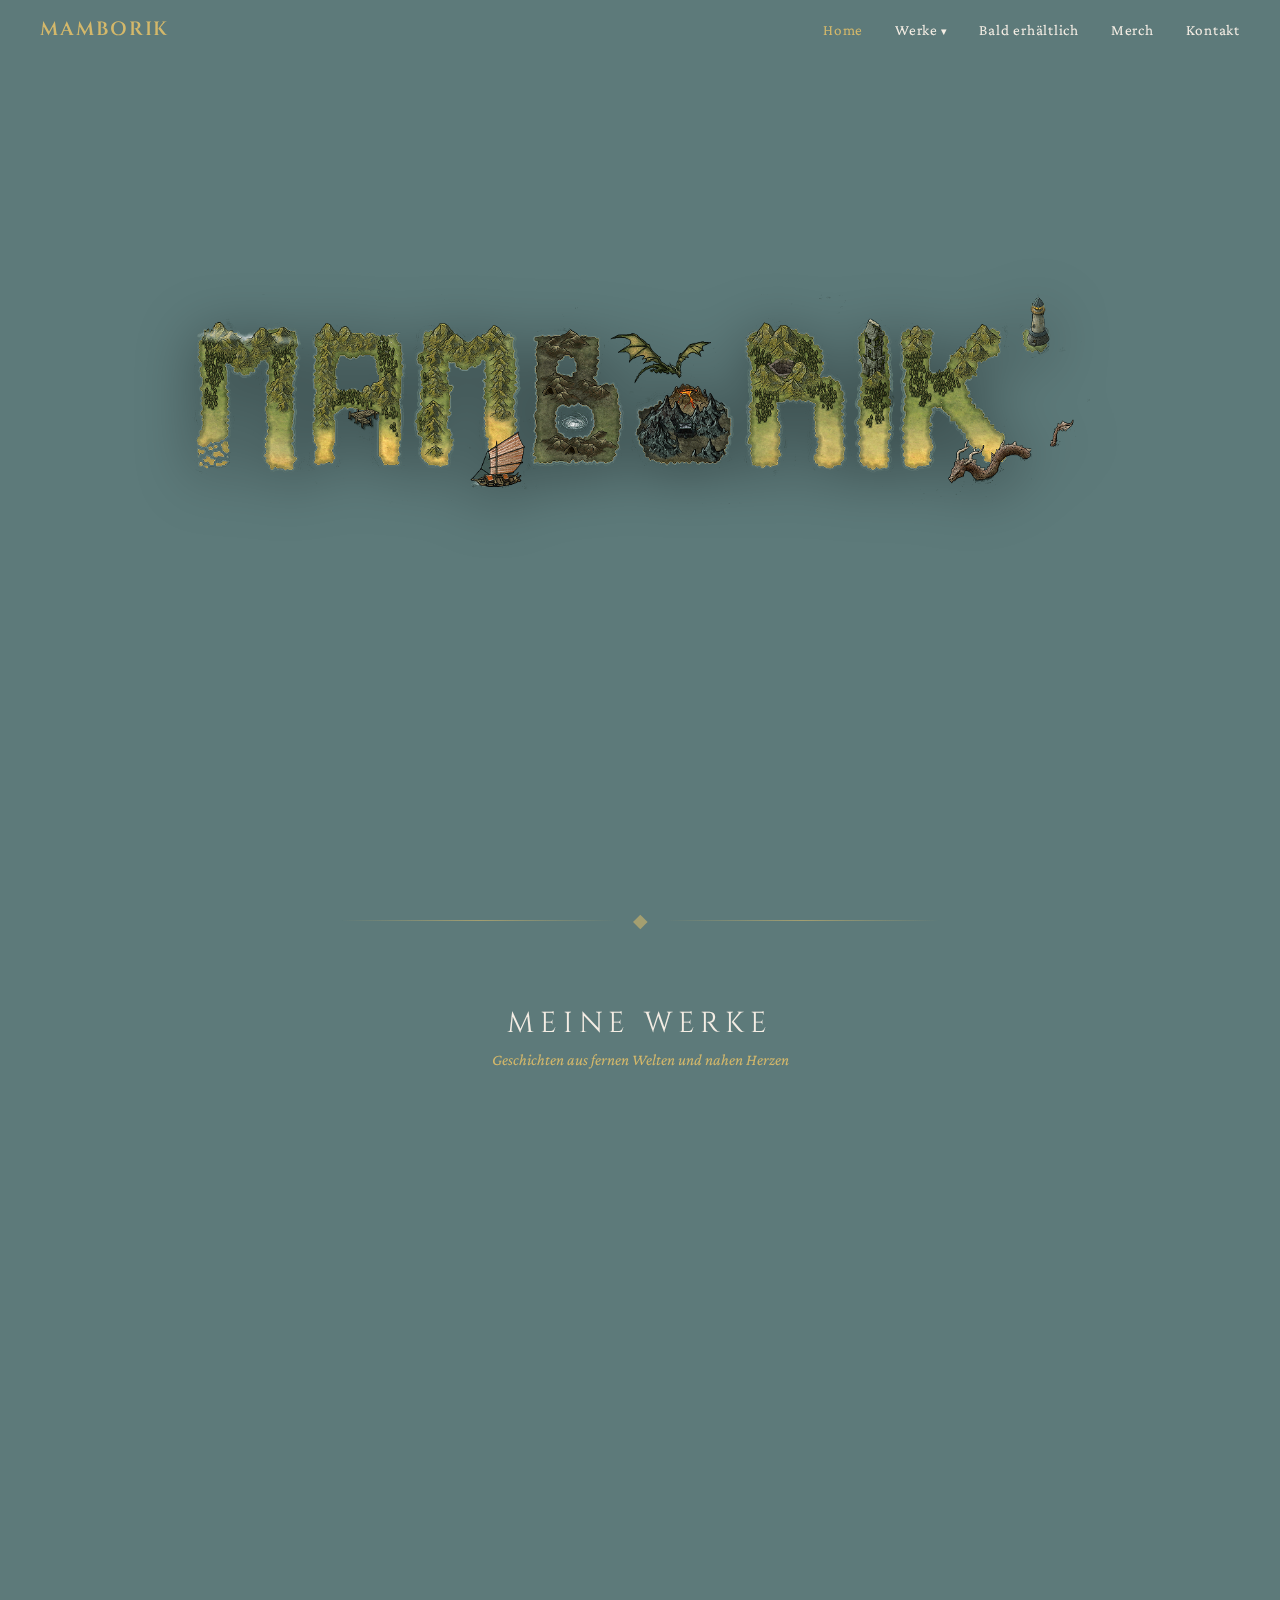
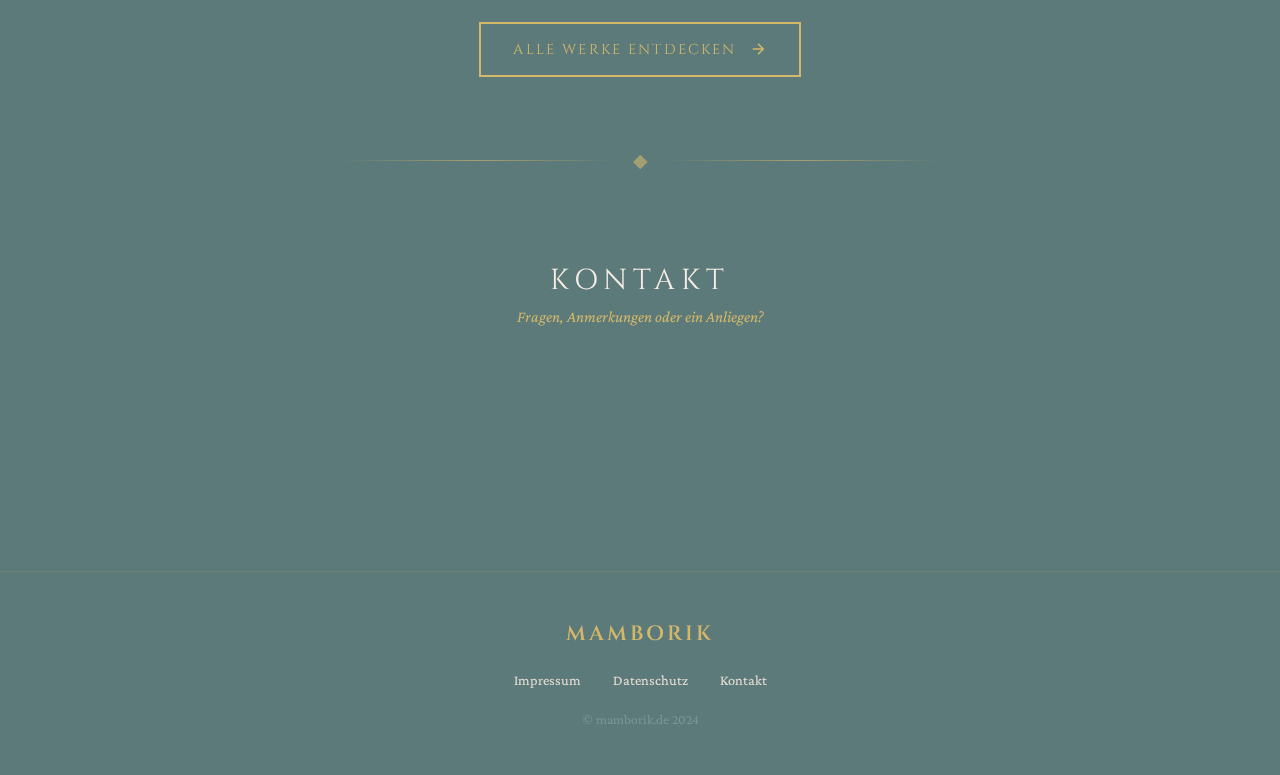
<file: index.html>
<!DOCTYPE html>
<html lang="de">
<head>
    <meta charset="UTF-8">
    <meta name="viewport" content="width=device-width, initial-scale=1.0">
    <title>mamborik.de – Texte für Groß und Klein</title>
    <link rel="icon" type="image/png" href="images/favicon.png">
    <link rel="preconnect" href="https://fonts.googleapis.com">
    <link rel="preconnect" href="https://fonts.gstatic.com" crossorigin>
    <link href="https://fonts.googleapis.com/css2?family=Cinzel:wght@400;600;700&family=Crimson+Pro:ital,wght@0,400;0,500;0,600;1,400&display=swap" rel="stylesheet">
    <link rel="stylesheet" href="style.css">
    <style>
        #popup-overlay {
            position: fixed;
            top: 0;
            left: 0;
            width: 100%;
            height: 100%;
            background: rgba(0, 0, 0, 0.85);
            z-index: 999999;
            display: none;
            align-items: center;
            justify-content: center;
        }
        #popup-overlay.show { display: flex; }
        #popup-box {
            position: relative;
            max-width: 450px;
            width: 90%;
            text-align: center;
        }
        #popup-box .popup-close {
            position: absolute;
            top: -20px;
            right: -20px;
            width: 44px;
            height: 44px;
            background: #3d5a5a;
            border: 2px solid #D4B86A;
            border-radius: 50%;
            color: #f4ede4;
            font-size: 1.8rem;
            cursor: pointer;
            display: flex;
            align-items: center;
            justify-content: center;
            z-index: 10;
            transition: all 0.3s;
        }
        #popup-box .popup-close:hover {
            background: #D4B86A;
            color: #3d5a5a;
        }
        #popup-box .popup-image {
            position: relative;
            display: block;
            border: 5px solid #D4B86A;
            border-radius: 12px;
            overflow: hidden;
            box-shadow: 0 25px 80px rgba(0, 0, 0, 0.6);
        }
        #popup-box .popup-image img {
            width: 100%;
            display: block;
        }
        #popup-box .popup-badge {
            position: absolute;
            top: -15px;
            right: -15px;
            width: 90px;
            height: 90px;
            background: #D4713A;
            border-radius: 50%;
            display: flex;
            align-items: center;
            justify-content: center;
            text-align: center;
            font-family: 'Cinzel', serif;
            font-size: 0.75rem;
            font-weight: 600;
            color: white;
            line-height: 1.3;
            box-shadow: 0 4px 15px rgba(212, 113, 58, 0.5);
            transform: rotate(12deg);
            text-transform: uppercase;
            letter-spacing: 0.05em;
        }
        #popup-box .popup-text {
            margin-top: 1.8rem;
        }
        #popup-box .popup-text h3 {
            font-family: 'Cinzel', serif;
            font-size: 1.8rem;
            color: #D4B86A;
            letter-spacing: 0.15em;
            margin-bottom: 0.5rem;
        }
        #popup-box .popup-text p {
            color: #d4cdc4;
            font-style: italic;
            font-size: 1.1rem;
        }
        #popup-box .popup-cta {
            margin-top: 1.8rem;
        }
        #popup-box .popup-cta a {
            display: inline-block;
            padding: 1rem 2.5rem;
            border: 2px solid #D4B86A;
            color: #D4B86A;
            font-family: 'Cinzel', serif;
            font-size: 0.95rem;
            text-decoration: none;
            letter-spacing: 0.15em;
            transition: all 0.3s;
        }
        #popup-box .popup-cta a:hover {
            background: #D4B86A;
            color: #3d5a5a;
        }
    </style>
</head>
<body>
    <div class="ocean-bg"></div>
    <header>
        <nav>
            <a href="index.html" class="nav-logo">MAMBORIK</a>
            <ul class="nav-links">
                <li><a href="index.html" class="active">Home</a></li>
                <li class="dropdown">
                    <a href="werke.html">Werke</a>
                    <ul class="dropdown-menu">
                        <li class="sub-dropdown">
                            <a href="werke.html#kinderbuecher">Kinderbücher</a>
                            <ul class="dropdown-menu">
                                <li><a href="mary-und-das-lamm.html">Mary und das Lamm</a></li>
                            </ul>
                        </li>
                        <li class="sub-dropdown">
                            <a href="werke.html#kurzgeschichten">Kurzgeschichten</a>
                            <ul class="dropdown-menu">
                                <li><a href="der-soldat.html">Der Soldat</a></li>
                                <li><a href="unbekannt.html">Unbekannt</a></li>
                                <li><a href="mondlicht.html">Mondlicht</a></li>
                            </ul>
                        </li>
                    </ul>
                </li>
                <li><a href="bald-erhaeltlich.html">Bald erhältlich</a></li>
                <li><a href="merch.html">Merch</a></li>
                <li><a href="kontakt.html">Kontakt</a></li>
            </ul>
            <button class="menu-toggle" aria-label="Menü öffnen"><span></span><span></span><span></span></button>
        </nav>
    </header>
    <section class="hero">
        <div class="hero-logo"><img src="images/logo.png" alt="mamborik - Fantasy Logo"></div>
        <div class="hero-tagline">
            <h1>Texte für Groß und Klein</h1>
            <p>Wo die Fantasie keine Grenzen kennt</p>
        </div>
        <div class="scroll-hint"><span>ENTDECKEN</span><div class="arrow"></div></div>
    </section>
    <div class="divider"><span>◆</span></div>
    <section>
        <div class="section-header">
            <h2>Meine Werke</h2>
            <p class="subtitle">Geschichten aus fernen Welten und nahen Herzen</p>
        </div>
        <div class="works-grid">
            <a href="mary-und-das-lamm.html" class="work-card">
                <div class="work-image"><img src="images/cover_mary_de.png" alt="Mary und das Lamm"></div>
                <div class="work-info">
                    <span class="work-category">Kinderbuch</span>
                    <h3>Mary und das Lamm</h3>
                    <p>Eine herzerwärmende Geschichte über Freundschaft, Mut und die Magie der Kindheit.</p>
                </div>
            </a>
            <a href="der-soldat.html" class="work-card" id="random-story">
                <div class="work-image"><img src="images/cover_soldat_de.png" alt="Der Soldat" id="random-story-img"></div>
                <div class="work-info">
                    <span class="work-category">Kurzgeschichte</span>
                    <h3 id="random-story-title">Der Soldat</h3>
                    <p id="random-story-desc">Über die Abgründe des Krieges – eine bewegende Erzählung.</p>
                </div>
            </a>
        </div>
        <div style="text-align: center; margin-top: 2rem;">
            <a href="werke.html" class="cta-button">Alle Werke entdecken<svg viewBox="0 0 24 24" fill="none" stroke="currentColor" stroke-width="2"><path d="M5 12h14M12 5l7 7-7 7"/></svg></a>
        </div>
    </section>
    <div class="divider"><span>◆</span></div>
    <section class="contact">
        <div class="section-header"><h2>Kontakt</h2><p class="subtitle">Fragen, Anmerkungen oder ein Anliegen?</p></div>
        <div class="contact-container">
            <div class="contact-email"><a href="mailto:info@mamborik.de">info@mamborik.de</a></div>
            <div class="social-links">
                <a href="#" aria-label="Instagram"><svg viewBox="0 0 24 24"><path d="M12 2.163c3.204 0 3.584.012 4.85.07 3.252.148 4.771 1.691 4.919 4.919.058 1.265.069 1.645.069 4.849 0 3.205-.012 3.584-.069 4.849-.149 3.225-1.664 4.771-4.919 4.919-1.266.058-1.644.07-4.85.07-3.204 0-3.584-.012-4.849-.07-3.26-.149-4.771-1.699-4.919-4.92-.058-1.265-.07-1.644-.07-4.849 0-3.204.013-3.583.07-4.849.149-3.227 1.664-4.771 4.919-4.919 1.266-.057 1.645-.069 4.849-.069zm0-2.163c-3.259 0-3.667.014-4.947.072-4.358.2-6.78 2.618-6.98 6.98-.059 1.281-.073 1.689-.073 4.948 0 3.259.014 3.668.072 4.948.2 4.358 2.618 6.78 6.98 6.98 1.281.058 1.689.072 4.948.072 3.259 0 3.668-.014 4.948-.072 4.354-.2 6.782-2.618 6.979-6.98.059-1.28.073-1.689.073-4.948 0-3.259-.014-3.667-.072-4.947-.196-4.354-2.617-6.78-6.979-6.98-1.281-.059-1.69-.073-4.949-.073zm0 5.838c-3.403 0-6.162 2.759-6.162 6.162s2.759 6.163 6.162 6.163 6.162-2.759 6.162-6.163c0-3.403-2.759-6.162-6.162-6.162zm0 10.162c-2.209 0-4-1.79-4-4 0-2.209 1.791-4 4-4s4 1.791 4 4c0 2.21-1.791 4-4 4zm6.406-11.845c-.796 0-1.441.645-1.441 1.44s.645 1.44 1.441 1.44c.795 0 1.439-.645 1.439-1.44s-.644-1.44-1.439-1.44z"/></svg></a>
                <a href="#" aria-label="Facebook"><svg viewBox="0 0 24 24"><path d="M24 12.073c0-6.627-5.373-12-12-12s-12 5.373-12 12c0 5.99 4.388 10.954 10.125 11.854v-8.385H7.078v-3.47h3.047V9.43c0-3.007 1.792-4.669 4.533-4.669 1.312 0 2.686.235 2.686.235v2.953H15.83c-1.491 0-1.956.925-1.956 1.874v2.25h3.328l-.532 3.47h-2.796v8.385C19.612 23.027 24 18.062 24 12.073z"/></svg></a>
                <a href="#" aria-label="TikTok"><svg viewBox="0 0 24 24"><path d="M12.525.02c1.31-.02 2.61-.01 3.91-.02.08 1.53.63 3.09 1.75 4.17 1.12 1.11 2.7 1.62 4.24 1.79v4.03c-1.44-.05-2.89-.35-4.2-.97-.57-.26-1.1-.59-1.62-.93-.01 2.92.01 5.84-.02 8.75-.08 1.4-.54 2.79-1.35 3.94-1.31 1.92-3.58 3.17-5.91 3.21-1.43.08-2.86-.31-4.08-1.03-2.02-1.19-3.44-3.37-3.65-5.71-.02-.5-.03-1-.01-1.49.18-1.9 1.12-3.72 2.58-4.96 1.66-1.44 3.98-2.13 6.15-1.72.02 1.48-.04 2.96-.04 4.44-.99-.32-2.15-.23-3.02.37-.63.41-1.11 1.04-1.36 1.75-.21.51-.15 1.07-.14 1.61.24 1.64 1.82 3.02 3.5 2.87 1.12-.01 2.19-.66 2.77-1.61.19-.33.4-.67.41-1.06.1-1.79.06-3.57.07-5.36.01-4.03-.01-8.05.02-12.07z"/></svg></a>
                <a href="#" aria-label="YouTube"><svg viewBox="0 0 24 24"><path d="M23.498 6.186a3.016 3.016 0 0 0-2.122-2.136C19.505 3.545 12 3.545 12 3.545s-7.505 0-9.377.505A3.017 3.017 0 0 0 .502 6.186C0 8.07 0 12 0 12s0 3.93.502 5.814a3.016 3.016 0 0 0 2.122 2.136c1.871.505 9.376.505 9.376.505s7.505 0 9.377-.505a3.015 3.015 0 0 0 2.122-2.136C24 15.93 24 12 24 12s0-3.93-.502-5.814zM9.545 15.568V8.432L15.818 12l-6.273 3.568z"/></svg></a>
                <a href="#" aria-label="X"><svg viewBox="0 0 24 24"><path d="M18.901 1.153h3.68l-8.04 9.19L24 22.846h-7.406l-5.8-7.584-6.638 7.584H.474l8.6-9.83L0 1.154h7.594l5.243 6.932ZM17.61 20.644h2.039L6.486 3.24H4.298Z"/></svg></a>
            </div>
        </div>
    </section>
    <footer>
        <div class="footer-logo">MAMBORIK</div>
        <div class="footer-links">
            <a href="impressum.html">Impressum</a>
            <a href="datenschutz.html">Datenschutz</a>
            <a href="kontakt.html">Kontakt</a>
        </div>
        <p class="copyright">© mamborik.de 2024</p>
    </footer>

    <!-- Pop-up Overlay -->
    <div id="popup-overlay">
        <div id="popup-box">
            <button class="popup-close" onclick="document.getElementById('popup-overlay').classList.remove('show');">&times;</button>
            <a href="mary-und-das-lamm.html" class="popup-image">
                <img src="images/cover_mary_de.png" alt="Mary und das Lamm">
                <div class="popup-badge">Bald<br>erhältlich</div>
            </a>
            <div class="popup-text">
                <h3>Mary und das Lamm</h3>
                <p>Ein magisches Abenteuer für Kinder ab 8 Jahren</p>
            </div>
            <div class="popup-cta">
                <a href="mary-und-das-lamm.html">Jetzt entdecken</a>
            </div>
        </div>
    </div>

    <script src="script.js"></script>
    <script>
    window.onload = function() {
        setTimeout(function() {
            document.getElementById('popup-overlay').classList.add('show');
        }, 1000);
        
        var stories = [
            { url: 'der-soldat.html', img: 'images/cover_soldat_de.png', alt: 'Der Soldat', title: 'Der Soldat', desc: 'Über die Abgründe des Krieges – eine bewegende Erzählung.' },
            { url: 'unbekannt.html', img: 'images/cover_unbenannt_de.png', alt: 'Unbekannt', title: 'Unbekannt', desc: 'Die Welt um fünf vor zwölf – eine Geschichte über das Unsichtbare.' },
            { url: 'mondlicht.html', img: 'images/cover_mondlicht_de.png', alt: 'Mondlicht', title: 'Mondlicht', desc: 'Eine Liebe jenseits des Todes.' }
        ];
        var story = stories[Math.floor(Math.random() * stories.length)];
        document.getElementById('random-story').href = story.url;
        document.getElementById('random-story-img').src = story.img;
        document.getElementById('random-story-img').alt = story.alt;
        document.getElementById('random-story-title').textContent = story.title;
        document.getElementById('random-story-desc').textContent = story.desc;
    };
    </script>
</body>
</html>
</file>
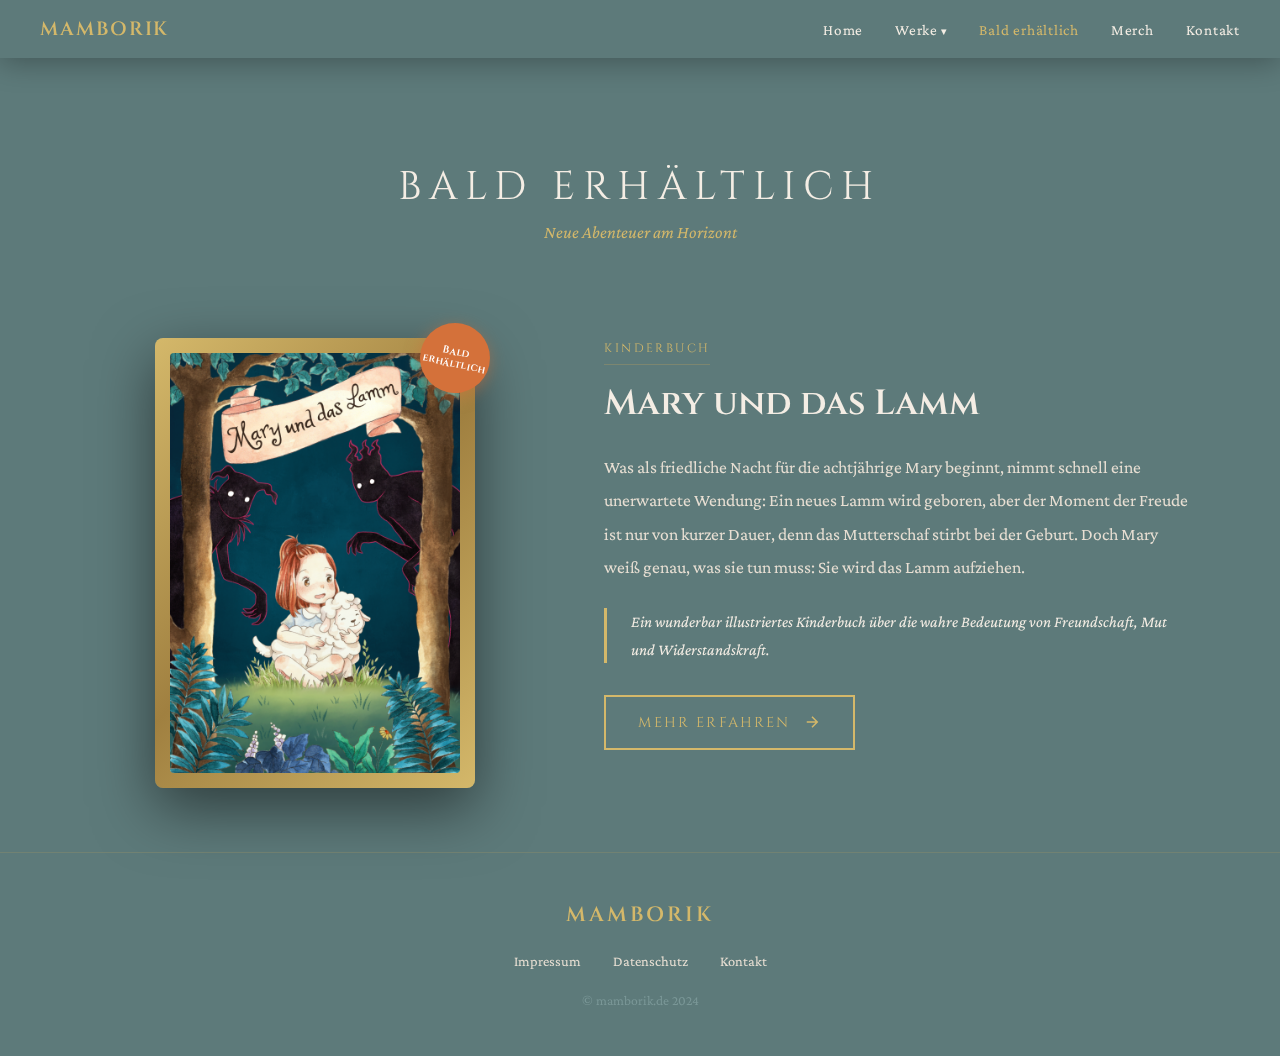
<file: bald-erhaeltlich.html>
<!DOCTYPE html>
<html lang="de">
<head>
    <meta charset="UTF-8">
    <meta name="viewport" content="width=device-width, initial-scale=1.0">
    <title>Bald erhältlich – mamborik.de</title>
    <link rel="preconnect" href="https://fonts.googleapis.com">
    <link rel="preconnect" href="https://fonts.gstatic.com" crossorigin>
    <link href="https://fonts.googleapis.com/css2?family=Cinzel:wght@400;600;700&family=Crimson+Pro:ital,wght@0,400;0,500;0,600;1,400&display=swap" rel="stylesheet">
    <link rel="icon" type="image/png" href="images/favicon.png">
    <link rel="stylesheet" href="style.css">
</head>
<body>
    <div class="ocean-bg"></div>
    <header class="scrolled">
        <nav>
            <a href="index.html" class="nav-logo">MAMBORIK</a>
            <ul class="nav-links">
                <li><a href="index.html">Home</a></li>
                <li class="dropdown">
                    <a href="werke.html">Werke</a>
                    <ul class="dropdown-menu">
                        <li class="sub-dropdown">
                            <a href="werke.html#kinderbuecher">Kinderbücher</a>
                            <ul class="dropdown-menu">
                                <li><a href="mary-und-das-lamm.html">Mary und das Lamm</a></li>
                            </ul>
                        </li>
                        <li class="sub-dropdown">
                            <a href="werke.html#kurzgeschichten">Kurzgeschichten</a>
                            <ul class="dropdown-menu">
                                <li><a href="der-soldat.html">Der Soldat</a></li>
                                <li><a href="unbekannt.html">Unbekannt</a></li>
                                <li><a href="mondlicht.html">Mondlicht</a></li>
                            </ul>
                        </li>
                    </ul>
                </li>
                <li><a href="bald-erhaeltlich.html" class="active">Bald erhältlich</a></li>
                <li><a href="merch.html">Merch</a></li>
                <li><a href="kontakt.html">Kontakt</a></li>
            </ul>
            <button class="menu-toggle" aria-label="Menü öffnen"><span></span><span></span><span></span></button>
        </nav>
    </header>
    
    <section class="page-hero">
        <h1>Bald erhältlich</h1>
        <p class="subtitle">Neue Abenteuer am Horizont</p>
    </section>

    <section class="book-detail" style="padding-top: 2rem;">
        <div class="book-detail-container">
            <div class="book-showcase">
                <div class="book-frame">
                    <img src="images/cover_mary_de.png" alt="Mary und das Lamm - Buchcover">
                    <div class="book-badge">Bald<br>erhältlich</div>
                </div>
            </div>
            <div class="book-info">
                <span class="category">Kinderbuch</span>
                <h1>Mary und das Lamm</h1>
                <p class="description">Was als friedliche Nacht für die achtjährige Mary beginnt, nimmt schnell eine unerwartete Wendung: Ein neues Lamm wird geboren, aber der Moment der Freude ist nur von kurzer Dauer, denn das Mutterschaf stirbt bei der Geburt. Doch Mary weiß genau, was sie tun muss: Sie wird das Lamm aufziehen.</p>
                <p class="tagline">Ein wunderbar illustriertes Kinderbuch über die wahre Bedeutung von Freundschaft, Mut und Widerstandskraft.</p>
                <a href="mary-und-das-lamm.html" class="cta-button">Mehr erfahren<svg viewBox="0 0 24 24" fill="none" stroke="currentColor" stroke-width="2"><path d="M5 12h14M12 5l7 7-7 7"/></svg></a>
            </div>
        </div>
    </section>

    <footer>
        <div class="footer-logo">MAMBORIK</div>
        <div class="footer-links">
            <a href="impressum.html">Impressum</a>
            <a href="datenschutz.html">Datenschutz</a>
            <a href="kontakt.html">Kontakt</a>
        </div>
        <p class="copyright">© mamborik.de 2024</p>
    </footer>
    <script src="script.js"></script>
</body>
</html>
</file>
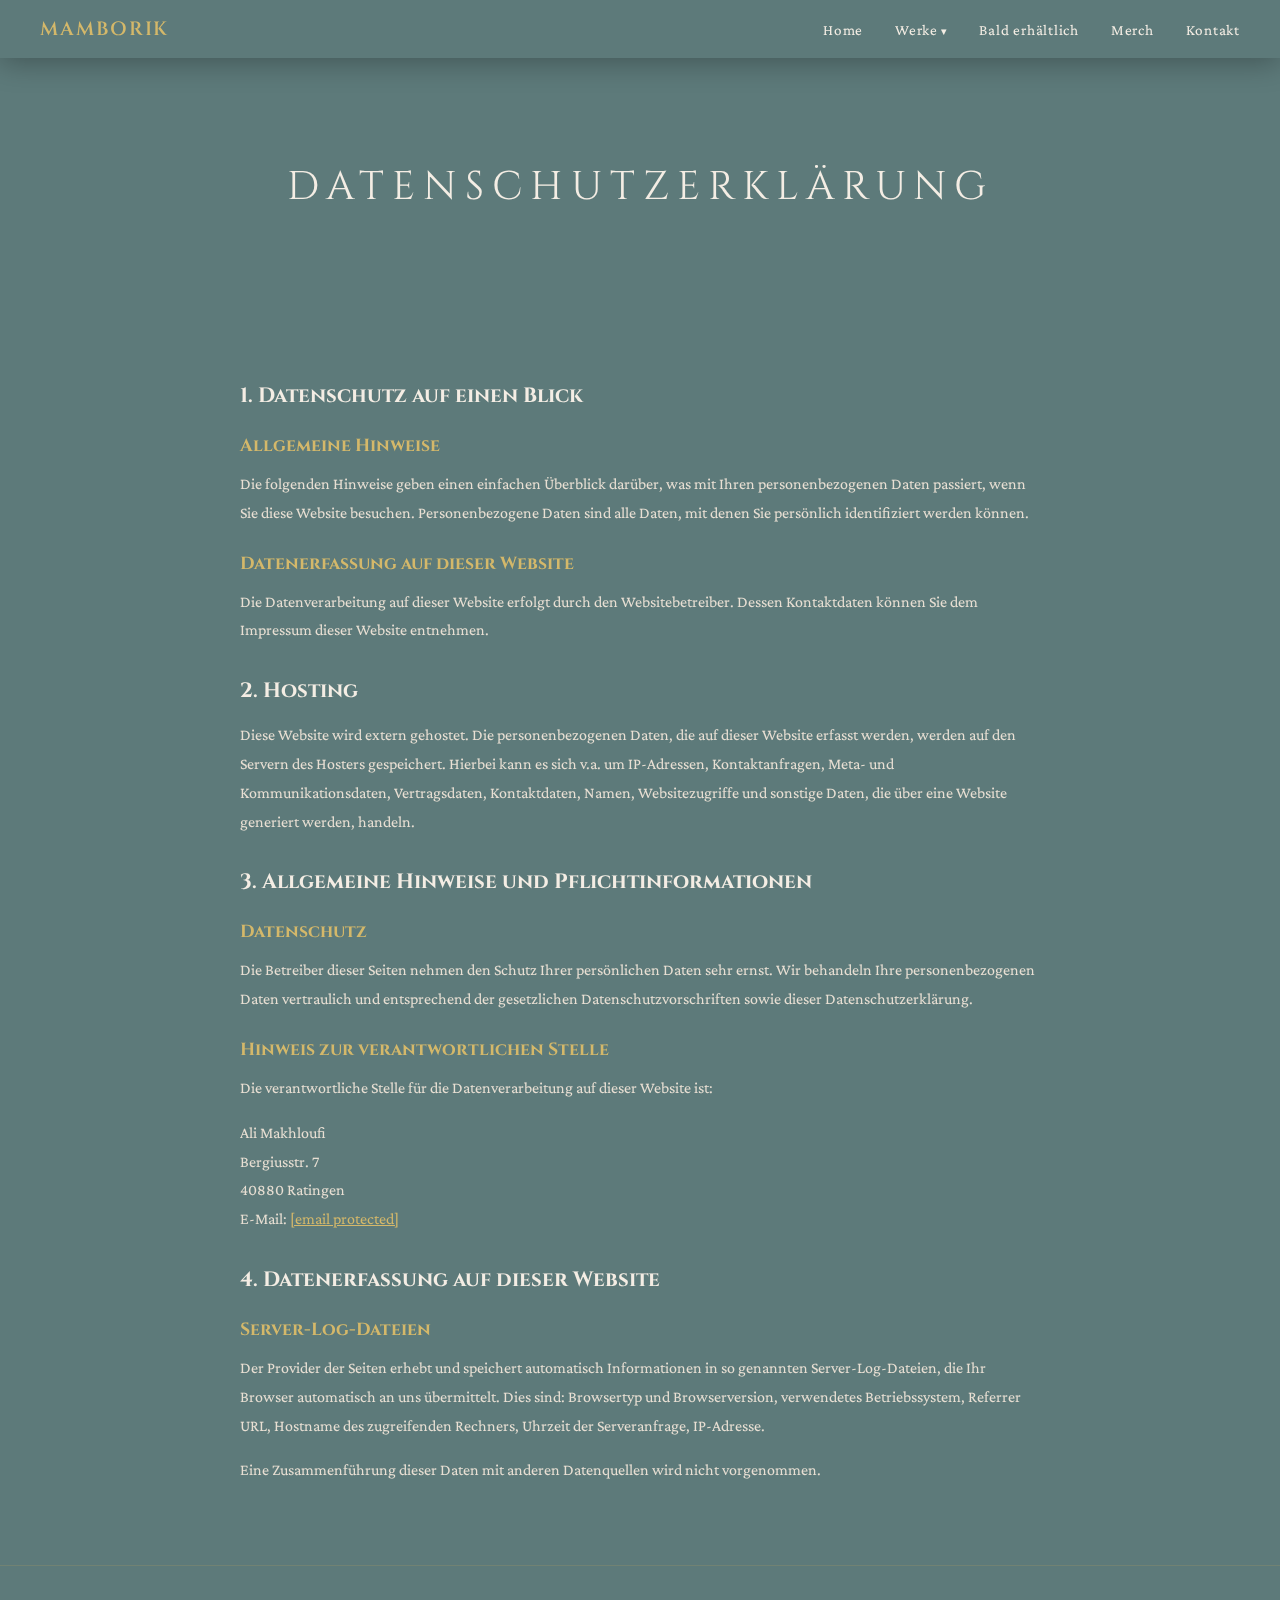
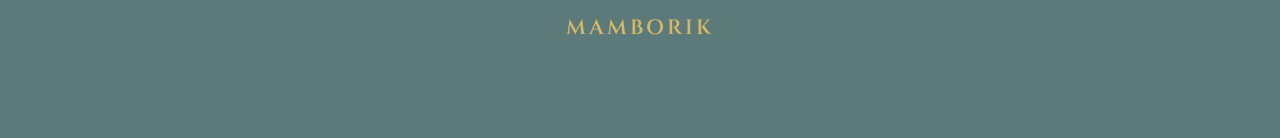
<file: datenschutz.html>
<!DOCTYPE html>
<html lang="de">
<head>
    <meta charset="UTF-8">
    <meta name="viewport" content="width=device-width, initial-scale=1.0">
    <title>Datenschutz – mamborik.de</title>
    <link rel="preconnect" href="https://fonts.googleapis.com">
    <link rel="preconnect" href="https://fonts.gstatic.com" crossorigin>
    <link href="https://fonts.googleapis.com/css2?family=Cinzel:wght@400;600;700&family=Crimson+Pro:ital,wght@0,400;0,500;0,600;1,400&display=swap" rel="stylesheet">
    <link rel="icon" type="image/png" href="images/favicon.png">
    <link rel="stylesheet" href="style.css">
</head>
<body>
    <div class="ocean-bg"></div>
    <header class="scrolled">
        <nav>
            <a href="index.html" class="nav-logo">MAMBORIK</a>
            <ul class="nav-links">
                <li><a href="index.html">Home</a></li>
                <li class="dropdown">
                    <a href="werke.html">Werke</a>
                    <ul class="dropdown-menu">
                        <li class="sub-dropdown">
                            <a href="werke.html#kinderbuecher">Kinderbücher</a>
                            <ul class="dropdown-menu">
                                <li><a href="mary-und-das-lamm.html">Mary und das Lamm</a></li>
                            </ul>
                        </li>
                        <li class="sub-dropdown">
                            <a href="werke.html#kurzgeschichten">Kurzgeschichten</a>
                            <ul class="dropdown-menu">
                                <li><a href="der-soldat.html">Der Soldat</a></li>
                                <li><a href="unbekannt.html">Unbekannt</a></li>
                                <li><a href="mondlicht.html">Mondlicht</a></li>
                            </ul>
                        </li>
                    </ul>
                </li>
                <li><a href="bald-erhaeltlich.html">Bald erhältlich</a></li>
                <li><a href="merch.html">Merch</a></li>
                <li><a href="kontakt.html">Kontakt</a></li>
            </ul>
            <button class="menu-toggle" aria-label="Menü öffnen"><span></span><span></span><span></span></button>
        </nav>
    </header>
    <section class="page-hero">
        <h1>Datenschutzerklärung</h1>
    </section>
    <section class="legal-content">
        <div class="legal-container">
            <h2>1. Datenschutz auf einen Blick</h2>
            <h3>Allgemeine Hinweise</h3>
            <p>Die folgenden Hinweise geben einen einfachen Überblick darüber, was mit Ihren personenbezogenen Daten passiert, wenn Sie diese Website besuchen. Personenbezogene Daten sind alle Daten, mit denen Sie persönlich identifiziert werden können.</p>
            <h3>Datenerfassung auf dieser Website</h3>
            <p>Die Datenverarbeitung auf dieser Website erfolgt durch den Websitebetreiber. Dessen Kontaktdaten können Sie dem Impressum dieser Website entnehmen.</p>
            <h2>2. Hosting</h2>
            <p>Diese Website wird extern gehostet. Die personenbezogenen Daten, die auf dieser Website erfasst werden, werden auf den Servern des Hosters gespeichert. Hierbei kann es sich v.a. um IP-Adressen, Kontaktanfragen, Meta- und Kommunikationsdaten, Vertragsdaten, Kontaktdaten, Namen, Websitezugriffe und sonstige Daten, die über eine Website generiert werden, handeln.</p>
            <h2>3. Allgemeine Hinweise und Pflichtinformationen</h2>
            <h3>Datenschutz</h3>
            <p>Die Betreiber dieser Seiten nehmen den Schutz Ihrer persönlichen Daten sehr ernst. Wir behandeln Ihre personenbezogenen Daten vertraulich und entsprechend der gesetzlichen Datenschutzvorschriften sowie dieser Datenschutzerklärung.</p>
            <h3>Hinweis zur verantwortlichen Stelle</h3>
            <p>Die verantwortliche Stelle für die Datenverarbeitung auf dieser Website ist:</p>
            <p>Ali Makhloufi<br>
            Bergiusstr. 7<br>
            40880 Ratingen<br>
            E-Mail: <a href="/cdn-cgi/l/email-protection#8be2e5ede4cbe6eae6e9e4f9e2e0a5efee"><span class="__cf_email__" data-cfemail="e68f888089a68b878b8489948f8dc88283">[email&#160;protected]</span></a></p>
            <h2>4. Datenerfassung auf dieser Website</h2>
            <h3>Server-Log-Dateien</h3>
            <p>Der Provider der Seiten erhebt und speichert automatisch Informationen in so genannten Server-Log-Dateien, die Ihr Browser automatisch an uns übermittelt. Dies sind: Browsertyp und Browserversion, verwendetes Betriebssystem, Referrer URL, Hostname des zugreifenden Rechners, Uhrzeit der Serveranfrage, IP-Adresse.</p>
            <p>Eine Zusammenführung dieser Daten mit anderen Datenquellen wird nicht vorgenommen.</p>
        </div>
    </section>
    <footer>
        <div class="footer-logo">MAMBORIK</div>
        <div class="footer-links">
            <a href="impressum.
</file>
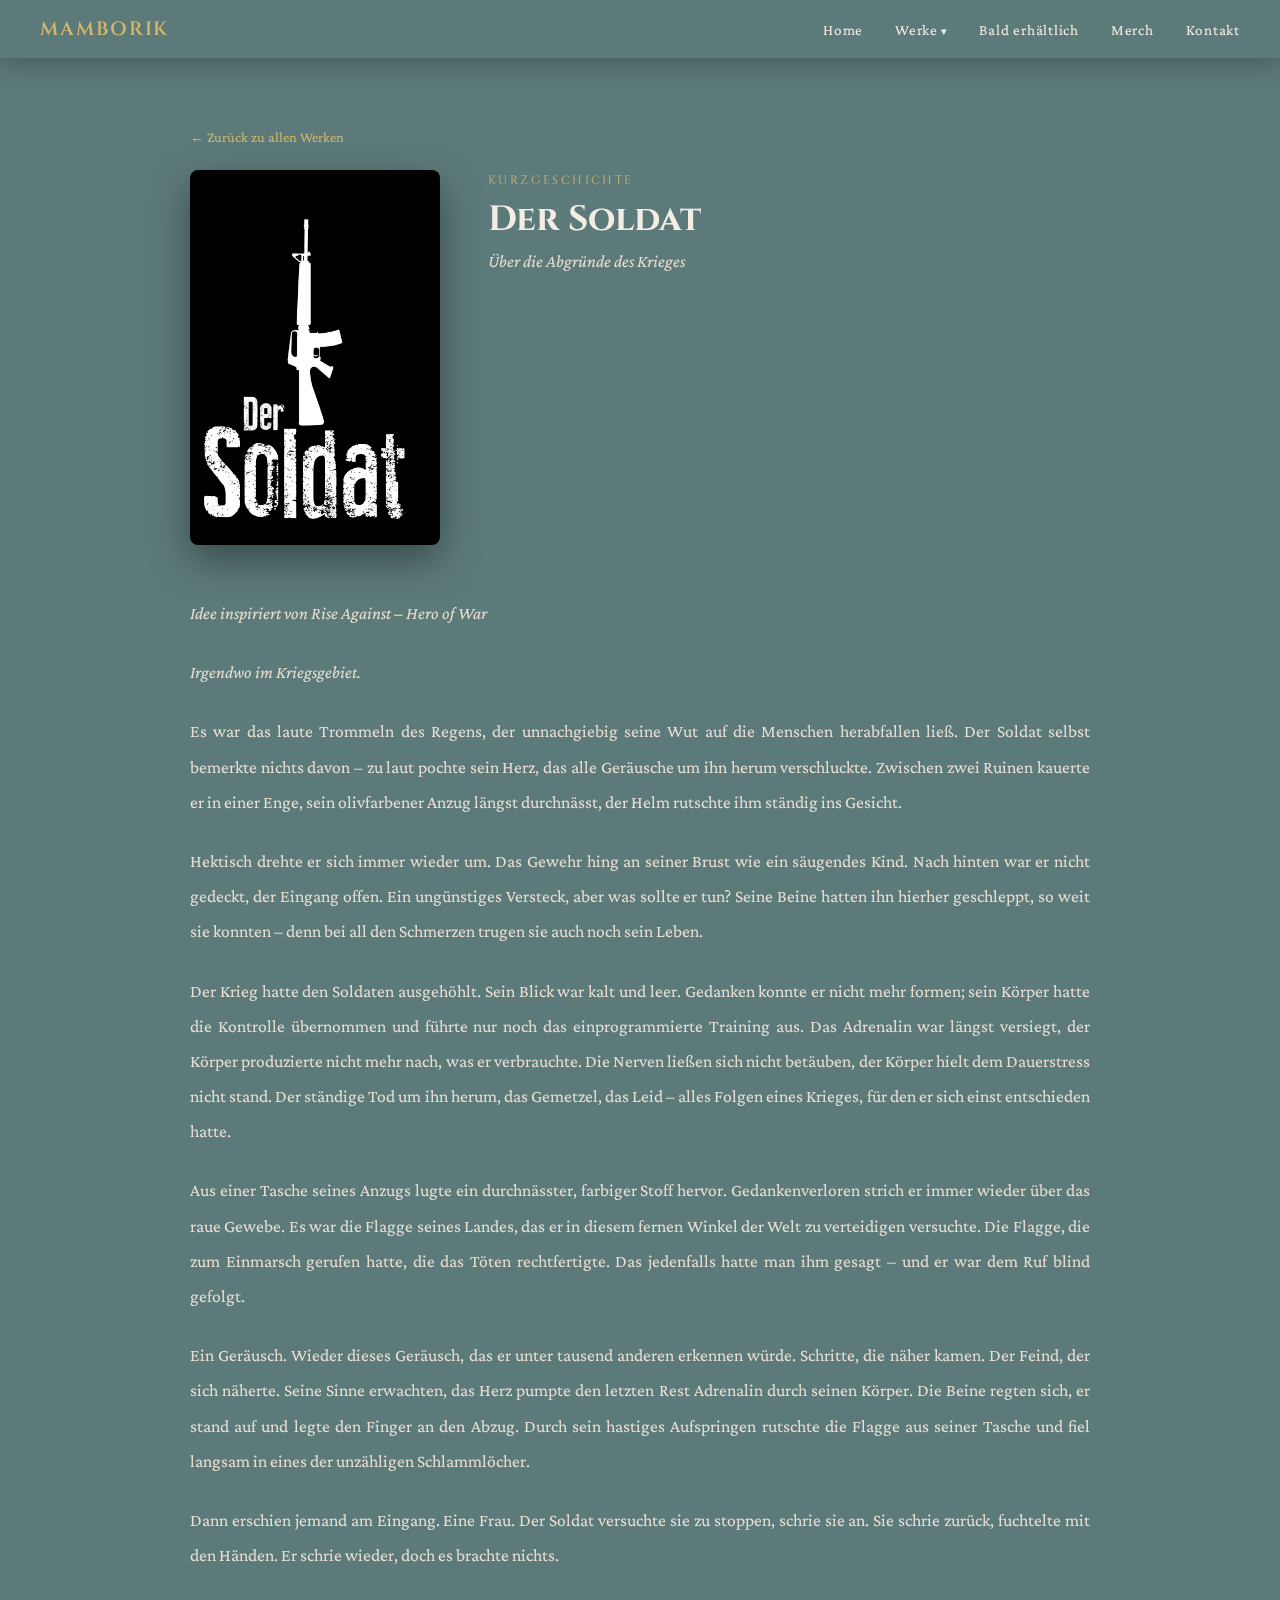
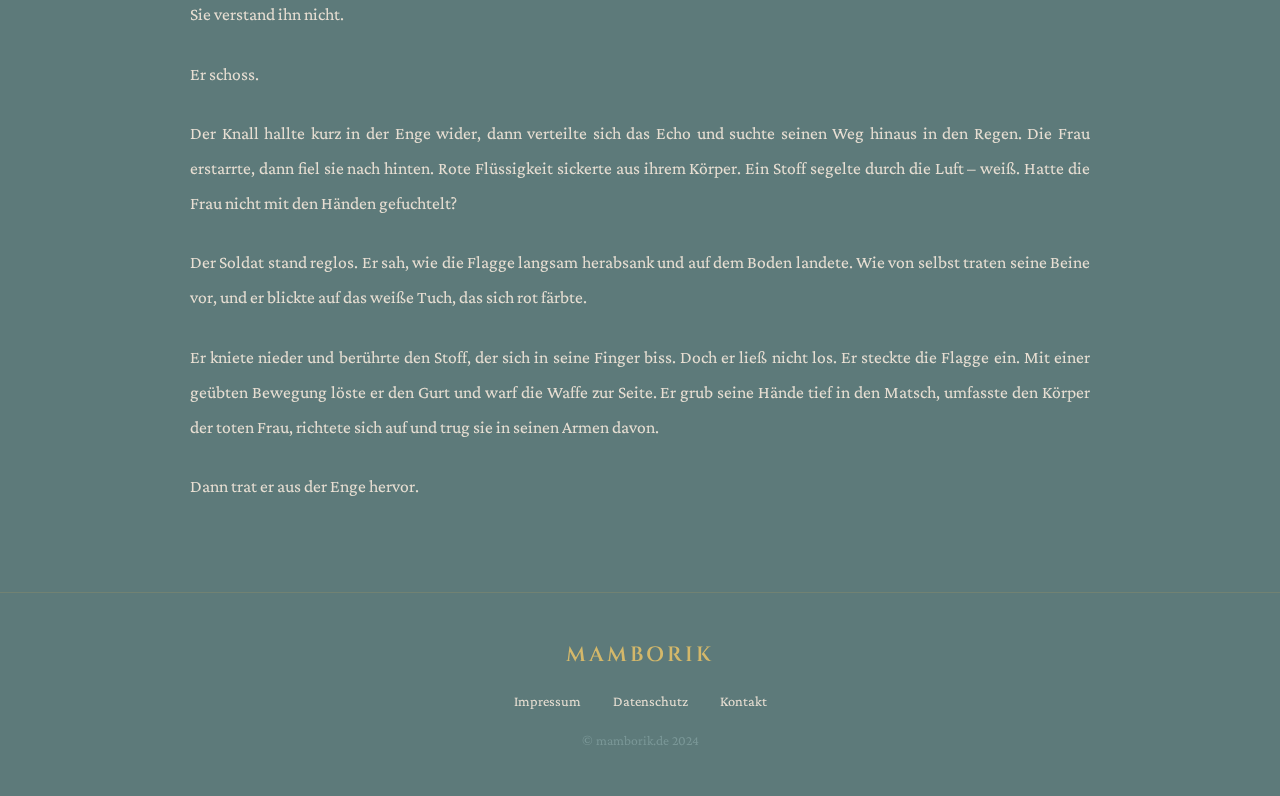
<file: der-soldat.html>
<!DOCTYPE html>
<html lang="de">
<head>
    <meta charset="UTF-8">
    <meta name="viewport" content="width=device-width, initial-scale=1.0">
    <title>Der Soldat – mamborik.de</title>
    <link rel="preconnect" href="https://fonts.googleapis.com">
    <link rel="preconnect" href="https://fonts.gstatic.com" crossorigin>
    <link href="https://fonts.googleapis.com/css2?family=Cinzel:wght@400;600;700&family=Crimson+Pro:ital,wght@0,400;0,500;0,600;1,400&display=swap" rel="stylesheet">
    <link rel="icon" type="image/png" href="images/favicon.png">
    <link rel="stylesheet" href="style.css">
</head>
<body>
    <div class="ocean-bg"></div>
    <header class="scrolled">
        <nav>
            <a href="index.html" class="nav-logo">MAMBORIK</a>
            <ul class="nav-links">
                <li><a href="index.html">Home</a></li>
                <li class="dropdown">
                    <a href="werke.html">Werke</a>
                    <ul class="dropdown-menu">
                        <li class="sub-dropdown">
                            <a href="werke.html#kinderbuecher">Kinderbücher</a>
                            <ul class="dropdown-menu">
                                <li><a href="mary-und-das-lamm.html">Mary und das Lamm</a></li>
                            </ul>
                        </li>
                        <li class="sub-dropdown">
                            <a href="werke.html#kurzgeschichten">Kurzgeschichten</a>
                            <ul class="dropdown-menu">
                                <li><a href="der-soldat.html">Der Soldat</a></li>
                                <li><a href="unbekannt.html">Unbekannt</a></li>
                                <li><a href="mondlicht.html">Mondlicht</a></li>
                            </ul>
                        </li>
                    </ul>
                </li>
                <li><a href="bald-erhaeltlich.html">Bald erhältlich</a></li>
                <li><a href="merch.html">Merch</a></li>
                <li><a href="kontakt.html">Kontakt</a></li>
            </ul>
            <button class="menu-toggle" aria-label="Menü öffnen"><span></span><span></span><span></span></button>
        </nav>
    </header>
    
    <section class="story-detail">
        <div class="story-container">
            <a href="werke.html" class="back-link">← Zurück zu allen Werken</a>
            
            <div class="story-header">
                <div class="story-image"><img src="images/cover_soldat_de.png" alt="Der Soldat im Regensturm"></div>
                <div class="story-intro">
                    <span class="category">Kurzgeschichte</span>
                    <h1>Der Soldat</h1>
                    <p class="subtitle">Über die Abgründe des Krieges</p>
                </div>
            </div>

            <article class="story-text">
                <p><em>Idee inspiriert von Rise Against – Hero of War</em></p>
                <p><em>Irgendwo im Kriegsgebiet.</em></p>
                <p>Es war das laute Trommeln des Regens, der unnachgiebig seine Wut auf die Menschen herabfallen ließ. Der Soldat selbst bemerkte nichts davon – zu laut pochte sein Herz, das alle Geräusche um ihn herum verschluckte. Zwischen zwei Ruinen kauerte er in einer Enge, sein olivfarbener Anzug längst durchnässt, der Helm rutschte ihm ständig ins Gesicht.</p>
                <p>Hektisch drehte er sich immer wieder um. Das Gewehr hing an seiner Brust wie ein säugendes Kind. Nach hinten war er nicht gedeckt, der Eingang offen. Ein ungünstiges Versteck, aber was sollte er tun? Seine Beine hatten ihn hierher geschleppt, so weit sie konnten – denn bei all den Schmerzen trugen sie auch noch sein Leben.</p>
                <p>Der Krieg hatte den Soldaten ausgehöhlt. Sein Blick war kalt und leer. Gedanken konnte er nicht mehr formen; sein Körper hatte die Kontrolle übernommen und führte nur noch das einprogrammierte Training aus. Das Adrenalin war längst versiegt, der Körper produzierte nicht mehr nach, was er verbrauchte. Die Nerven ließen sich nicht betäuben, der Körper hielt dem Dauerstress nicht stand. Der ständige Tod um ihn herum, das Gemetzel, das Leid – alles Folgen eines Krieges, für den er sich einst entschieden hatte.</p>
                <p>Aus einer Tasche seines Anzugs lugte ein durchnässter, farbiger Stoff hervor. Gedankenverloren strich er immer wieder über das raue Gewebe. Es war die Flagge seines Landes, das er in diesem fernen Winkel der Welt zu verteidigen versuchte. Die Flagge, die zum Einmarsch gerufen hatte, die das Töten rechtfertigte. Das jedenfalls hatte man ihm gesagt – und er war dem Ruf blind gefolgt.</p>
                <p>Ein Geräusch. Wieder dieses Geräusch, das er unter tausend anderen erkennen würde. Schritte, die näher kamen. Der Feind, der sich näherte. Seine Sinne erwachten, das Herz pumpte den letzten Rest Adrenalin durch seinen Körper. Die Beine regten sich, er stand auf und legte den Finger an den Abzug. Durch sein hastiges Aufspringen rutschte die Flagge aus seiner Tasche und fiel langsam in eines der unzähligen Schlammlöcher.</p>
                <p>Dann erschien jemand am Eingang. Eine Frau. Der Soldat versuchte sie zu stoppen, schrie sie an. Sie schrie zurück, fuchtelte mit den Händen. Er schrie wieder, doch es brachte nichts.</p>
                <p>Sie verstand ihn nicht.</p>
                <p>Er schoss.</p>
                <p>Der Knall hallte kurz in der Enge wider, dann verteilte sich das Echo und suchte seinen Weg hinaus in den Regen. Die Frau erstarrte, dann fiel sie nach hinten. Rote Flüssigkeit sickerte aus ihrem Körper. Ein Stoff segelte durch die Luft – weiß. Hatte die Frau nicht mit den Händen gefuchtelt?</p>
                <p>Der Soldat stand reglos. Er sah, wie die Flagge langsam herabsank und auf dem Boden landete. Wie von selbst traten seine Beine vor, und er blickte auf das weiße Tuch, das sich rot färbte.</p>
                <p>Er kniete nieder und berührte den Stoff, der sich in seine Finger biss. Doch er ließ nicht los. Er steckte die Flagge ein. Mit einer geübten Bewegung löste er den Gurt und warf die Waffe zur Seite. Er grub seine Hände tief in den Matsch, umfasste den Körper der toten Frau, richtete sich auf und trug sie in seinen Armen davon.</p>
                <p>Dann trat er aus der Enge hervor.</p>
            </article>
        </div>
    </section>

    <footer>
        <div class="footer-logo">MAMBORIK</div>
        <div class="footer-links">
            <a href="impressum.html">Impressum</a>
            <a href="datenschutz.html">Datenschutz</a>
            <a href="kontakt.html">Kontakt</a>
        </div>
        <p class="copyright">© mamborik.de 2024</p>
    </footer>
    <script src="script.js"></script>
</body>
</html>
</file>
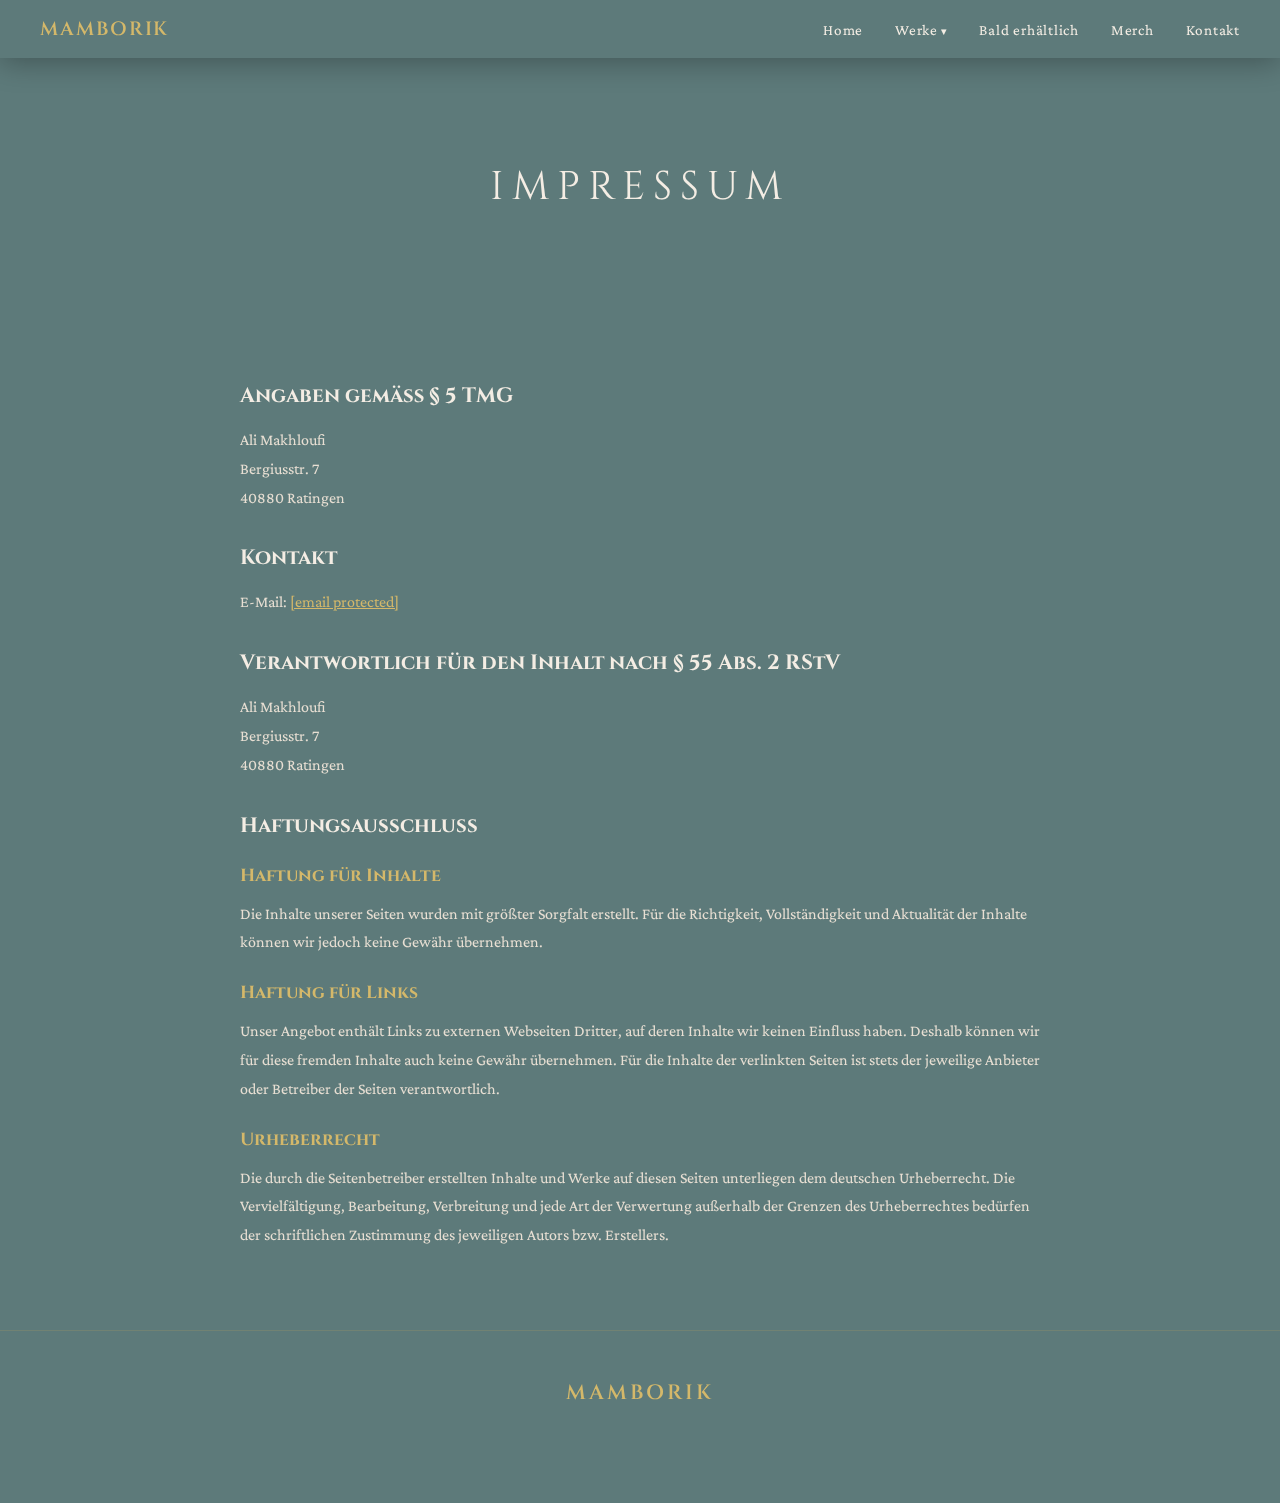
<file: impressum.html>
<!DOCTYPE html>
<html lang="de">
<head>
    <meta charset="UTF-8">
    <meta name="viewport" content="width=device-width, initial-scale=1.0">
    <title>Impressum – mamborik.de</title>
    <link rel="preconnect" href="https://fonts.googleapis.com">
    <link rel="preconnect" href="https://fonts.gstatic.com" crossorigin>
    <link href="https://fonts.googleapis.com/css2?family=Cinzel:wght@400;600;700&family=Crimson+Pro:ital,wght@0,400;0,500;0,600;1,400&display=swap" rel="stylesheet">
    <link rel="icon" type="image/png" href="images/favicon.png">
    <link rel="stylesheet" href="style.css">
</head>
<body>
    <div class="ocean-bg"></div>
    <header class="scrolled">
        <nav>
            <a href="index.html" class="nav-logo">MAMBORIK</a>
            <ul class="nav-links">
                <li><a href="index.html">Home</a></li>
                <li class="dropdown">
                    <a href="werke.html">Werke</a>
                    <ul class="dropdown-menu">
                        <li class="sub-dropdown">
                            <a href="werke.html#kinderbuecher">Kinderbücher</a>
                            <ul class="dropdown-menu">
                                <li><a href="mary-und-das-lamm.html">Mary und das Lamm</a></li>
                            </ul>
                        </li>
                        <li class="sub-dropdown">
                            <a href="werke.html#kurzgeschichten">Kurzgeschichten</a>
                            <ul class="dropdown-menu">
                                <li><a href="der-soldat.html">Der Soldat</a></li>
                                <li><a href="unbekannt.html">Unbekannt</a></li>
                                <li><a href="mondlicht.html">Mondlicht</a></li>
                            </ul>
                        </li>
                    </ul>
                </li>
                <li><a href="bald-erhaeltlich.html">Bald erhältlich</a></li>
                <li><a href="merch.html">Merch</a></li>
                <li><a href="kontakt.html">Kontakt</a></li>
            </ul>
            <button class="menu-toggle" aria-label="Menü öffnen"><span></span><span></span><span></span></button>
        </nav>
    </header>
    <section class="page-hero">
        <h1>Impressum</h1>
    </section>
    <section class="legal-content">
        <div class="legal-container">
            <h2>Angaben gemäß § 5 TMG</h2>
            <p>Ali Makhloufi<br>
            Bergiusstr. 7<br>
            40880 Ratingen</p>
            <h2>Kontakt</h2>
            <p>E-Mail: <a href="/cdn-cgi/l/email-protection#e28b8c848da28f838f808d908b89cc8687"><span class="__cf_email__" data-cfemail="3c55525a537c515d515e534e5557125859">[email&#160;protected]</span></a></p>
            <h2>Verantwortlich für den Inhalt nach § 55 Abs. 2 RStV</h2>
            <p>Ali Makhloufi<br>
            Bergiusstr. 7<br>
            40880 Ratingen</p>
            <h2>Haftungsausschluss</h2>
            <h3>Haftung für Inhalte</h3>
            <p>Die Inhalte unserer Seiten wurden mit größter Sorgfalt erstellt. Für die Richtigkeit, Vollständigkeit und Aktualität der Inhalte können wir jedoch keine Gewähr übernehmen.</p>
            <h3>Haftung für Links</h3>
            <p>Unser Angebot enthält Links zu externen Webseiten Dritter, auf deren Inhalte wir keinen Einfluss haben. Deshalb können wir für diese fremden Inhalte auch keine Gewähr übernehmen. Für die Inhalte der verlinkten Seiten ist stets der jeweilige Anbieter oder Betreiber der Seiten verantwortlich.</p>
            <h3>Urheberrecht</h3>
            <p>Die durch die Seitenbetreiber erstellten Inhalte und Werke auf diesen Seiten unterliegen dem deutschen Urheberrecht. Die Vervielfältigung, Bearbeitung, Verbreitung und jede Art der Verwertung außerhalb der Grenzen des Urheberrechtes bedürfen der schriftlichen Zustimmung des jeweiligen Autors bzw. Erstellers.</p>
        </div>
    </section>
    <footer>
        <div class="footer-logo">MAMBORIK</div>
        <div class="footer-links">
            <a href="impressum.
</file>
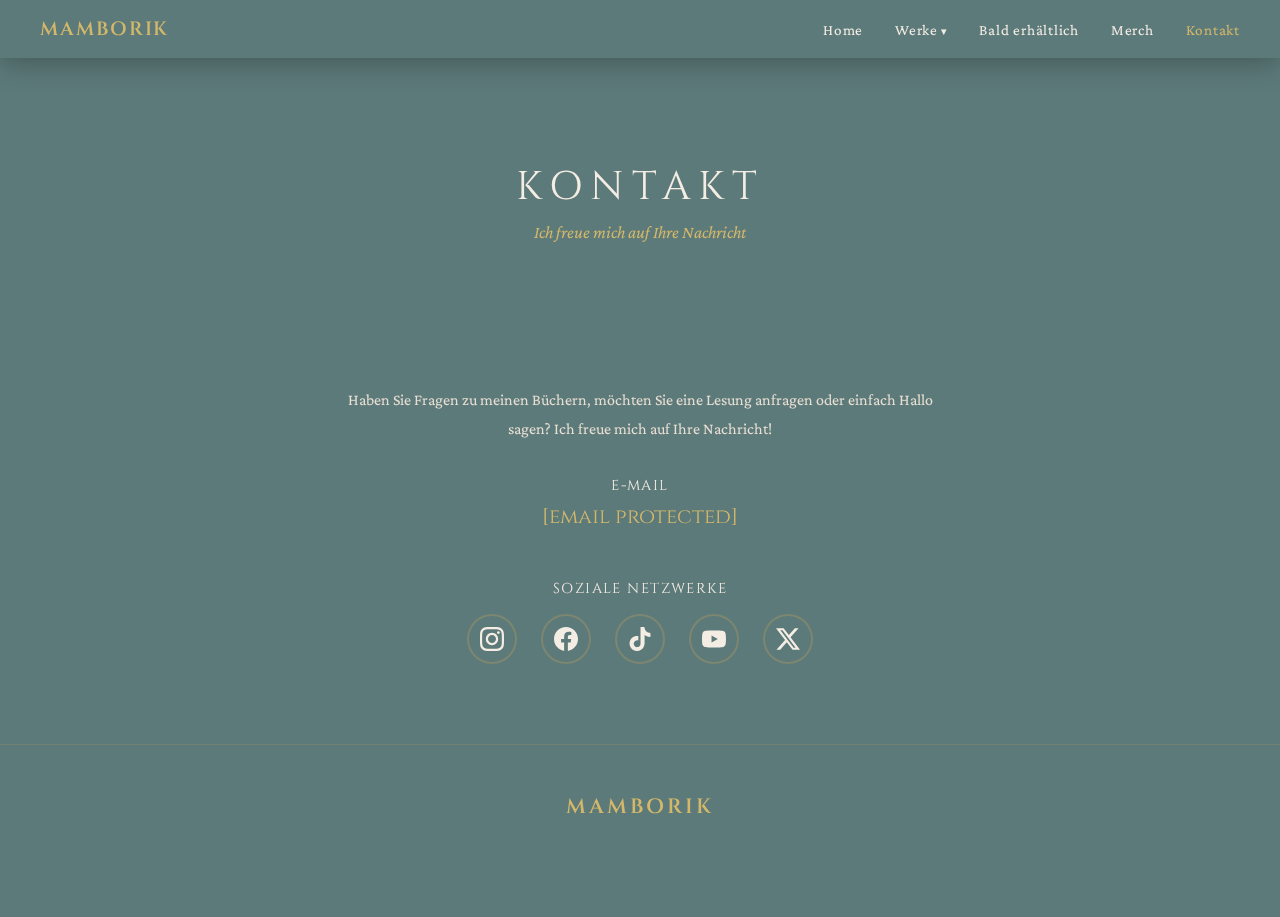
<file: kontakt.html>
<!DOCTYPE html>
<html lang="de">
<head>
    <meta charset="UTF-8">
    <meta name="viewport" content="width=device-width, initial-scale=1.0">
    <title>Kontakt – mamborik.de</title>
    <link rel="preconnect" href="https://fonts.googleapis.com">
    <link rel="preconnect" href="https://fonts.gstatic.com" crossorigin>
    <link href="https://fonts.googleapis.com/css2?family=Cinzel:wght@400;600;700&family=Crimson+Pro:ital,wght@0,400;0,500;0,600;1,400&display=swap" rel="stylesheet">
    <link rel="icon" type="image/png" href="images/favicon.png">
    <link rel="stylesheet" href="style.css">
</head>
<body>
    <div class="ocean-bg"></div>
    <header class="scrolled">
        <nav>
            <a href="index.html" class="nav-logo">MAMBORIK</a>
            <ul class="nav-links">
                <li><a href="index.html">Home</a></li>
                <li class="dropdown">
                    <a href="werke.html">Werke</a>
                    <ul class="dropdown-menu">
                        <li class="sub-dropdown">
                            <a href="werke.html#kinderbuecher">Kinderbücher</a>
                            <ul class="dropdown-menu">
                                <li><a href="mary-und-das-lamm.html">Mary und das Lamm</a></li>
                            </ul>
                        </li>
                        <li class="sub-dropdown">
                            <a href="werke.html#kurzgeschichten">Kurzgeschichten</a>
                            <ul class="dropdown-menu">
                                <li><a href="der-soldat.html">Der Soldat</a></li>
                                <li><a href="unbekannt.html">Unbekannt</a></li>
                                <li><a href="mondlicht.html">Mondlicht</a></li>
                            </ul>
                        </li>
                    </ul>
                </li>
                <li><a href="bald-erhaeltlich.html">Bald erhältlich</a></li>
                <li><a href="merch.html">Merch</a></li>
                <li><a href="kontakt.html" class="active">Kontakt</a></li>
            </ul>
            <button class="menu-toggle" aria-label="Menü öffnen"><span></span><span></span><span></span></button>
        </nav>
    </header>
    <section class="page-hero">
        <h1>Kontakt</h1>
        <p class="subtitle">Ich freue mich auf Ihre Nachricht</p>
    </section>
    <section class="contact">
        <div class="contact-container">
            <p style="color: var(--parchment-dark); line-height: 1.8; margin-bottom: 2rem;">Haben Sie Fragen zu meinen Büchern, möchten Sie eine Lesung anfragen oder einfach Hallo sagen? Ich freue mich auf Ihre Nachricht!</p>
            <div class="contact-email">
                <p style="font-family: 'Cinzel', serif; font-size: 0.9rem; color: var(--parchment); margin-bottom: 0.5rem; letter-spacing: 0.1em;">E-MAIL</p>
                <a href="/cdn-cgi/l/email-protection#2d44434b426d404c404f425f4446034948"><span class="__cf_email__" data-cfemail="84edeae2ebc4e9e5e9e6ebf6edefaae0e1">[email&#160;protected]</span></a>
            </div>
            <div style="margin-top: 3rem;">
                <p style="font-family: 'Cinzel', serif; font-size: 0.9rem; color: var(--parchment); margin-bottom: 1rem; letter-spacing: 0.1em;">SOZIALE NETZWERKE</p>
                <div class="social-links">
                    <a href="#" aria-label="Instagram"><svg viewBox="0 0 24 24"><path d="M12 2.163c3.204 0 3.584.012 4.85.07 3.252.148 4.771 1.691 4.919 4.919.058 1.265.069 1.645.069 4.849 0 3.205-.012 3.584-.069 4.849-.149 3.225-1.664 4.771-4.919 4.919-1.266.058-1.644.07-4.85.07-3.204 0-3.584-.012-4.849-.07-3.26-.149-4.771-1.699-4.919-4.92-.058-1.265-.07-1.644-.07-4.849 0-3.204.013-3.583.07-4.849.149-3.227 1.664-4.771 4.919-4.919 1.266-.057 1.645-.069 4.849-.069zm0-2.163c-3.259 0-3.667.014-4.947.072-4.358.2-6.78 2.618-6.98 6.98-.059 1.281-.073 1.689-.073 4.948 0 3.259.014 3.668.072 4.948.2 4.358 2.618 6.78 6.98 6.98 1.281.058 1.689.072 4.948.072 3.259 0 3.668-.014 4.948-.072 4.354-.2 6.782-2.618 6.979-6.98.059-1.28.073-1.689.073-4.948 0-3.259-.014-3.667-.072-4.947-.196-4.354-2.617-6.78-6.979-6.98-1.281-.059-1.69-.073-4.949-.073zm0 5.838c-3.403 0-6.162 2.759-6.162 6.162s2.759 6.163 6.162 6.163 6.162-2.759 6.162-6.163c0-3.403-2.759-6.162-6.162-6.162zm0 10.162c-2.209 0-4-1.79-4-4 0-2.209 1.791-4 4-4s4 1.791 4 4c0 2.21-1.791 4-4 4zm6.406-11.845c-.796 0-1.441.645-1.441 1.44s.645 1.44 1.441 1.44c.795 0 1.439-.645 1.439-1.44s-.644-1.44-1.439-1.44z"/></svg></a>
                    <a href="#" aria-label="Facebook"><svg viewBox="0 0 24 24"><path d="M24 12.073c0-6.627-5.373-12-12-12s-12 5.373-12 12c0 5.99 4.388 10.954 10.125 11.854v-8.385H7.078v-3.47h3.047V9.43c0-3.007 1.792-4.669 4.533-4.669 1.312 0 2.686.235 2.686.235v2.953H15.83c-1.491 0-1.956.925-1.956 1.874v2.25h3.328l-.532 3.47h-2.796v8.385C19.612 23.027 24 18.062 24 12.073z"/></svg></a>
                    <a href="#" aria-label="TikTok"><svg viewBox="0 0 24 24"><path d="M12.525.02c1.31-.02 2.61-.01 3.91-.02.08 1.53.63 3.09 1.75 4.17 1.12 1.11 2.7 1.62 4.24 1.79v4.03c-1.44-.05-2.89-.35-4.2-.97-.57-.26-1.1-.59-1.62-.93-.01 2.92.01 5.84-.02 8.75-.08 1.4-.54 2.79-1.35 3.94-1.31 1.92-3.58 3.17-5.91 3.21-1.43.08-2.86-.31-4.08-1.03-2.02-1.19-3.44-3.37-3.65-5.71-.02-.5-.03-1-.01-1.49.18-1.9 1.12-3.72 2.58-4.96 1.66-1.44 3.98-2.13 6.15-1.72.02 1.48-.04 2.96-.04 4.44-.99-.32-2.15-.23-3.02.37-.63.41-1.11 1.04-1.36 1.75-.21.51-.15 1.07-.14 1.61.24 1.64 1.82 3.02 3.5 2.87 1.12-.01 2.19-.66 2.77-1.61.19-.33.4-.67.41-1.06.1-1.79.06-3.57.07-5.36.01-4.03-.01-8.05.02-12.07z"/></svg></a>
                    <a href="#" aria-label="YouTube"><svg viewBox="0 0 24 24"><path d="M23.498 6.186a3.016 3.016 0 0 0-2.122-2.136C19.505 3.545 12 3.545 12 3.545s-7.505 0-9.377.505A3.017 3.017 0 0 0 .502 6.186C0 8.07 0 12 0 12s0 3.93.502 5.814a3.016 3.016 0 0 0 2.122 2.136c1.871.505 9.376.505 9.376.505s7.505 0 9.377-.505a3.015 3.015 0 0 0 2.122-2.136C24 15.93 24 12 24 12s0-3.93-.502-5.814zM9.545 15.568V8.432L15.818 12l-6.273 3.568z"/></svg></a>
                    <a href="#" aria-label="X"><svg viewBox="0 0 24 24"><path d="M18.901 1.153h3.68l-8.04 9.19L24 22.846h-7.406l-5.8-7.584-6.638 7.584H.474l8.6-9.83L0 1.154h7.594l5.243 6.932ZM17.61 20.644h2.039L6.486 3.24H4.298Z"/></svg></a>
                </div>
            </div>
        </div>
    </section>
    <footer>
        <div class="footer-logo">MAMBORIK</div>
        <div class="footer-links">
            <a href="impressum.
</file>
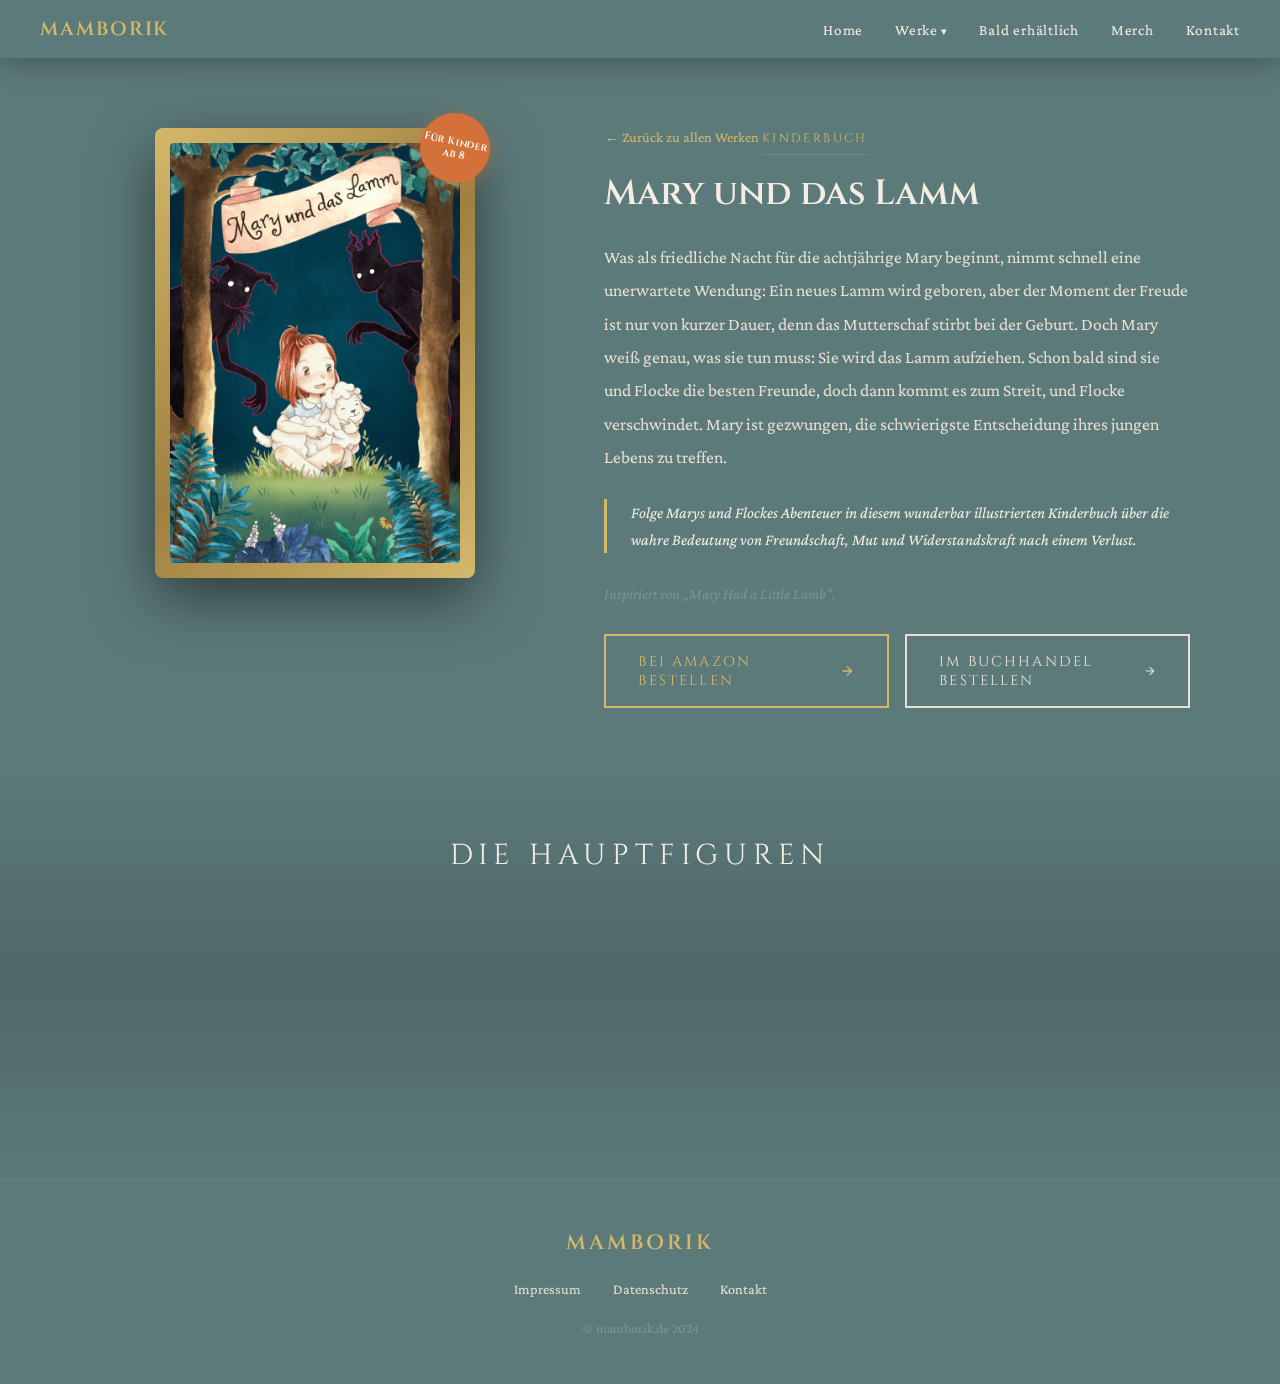
<file: mary-und-das-lamm.html>
<!DOCTYPE html>
<html lang="de">
<head>
    <meta charset="UTF-8">
    <meta name="viewport" content="width=device-width, initial-scale=1.0">
    <title>Mary und das Lamm – mamborik.de</title>
    <link rel="preconnect" href="https://fonts.googleapis.com">
    <link rel="preconnect" href="https://fonts.gstatic.com" crossorigin>
    <link href="https://fonts.googleapis.com/css2?family=Cinzel:wght@400;600;700&family=Crimson+Pro:ital,wght@0,400;0,500;0,600;1,400&display=swap" rel="stylesheet">
    <link rel="icon" type="image/png" href="images/favicon.png">
    <link rel="stylesheet" href="style.css">
</head>
<body>
    <div class="ocean-bg"></div>
    <header class="scrolled">
        <nav>
            <a href="index.html" class="nav-logo">MAMBORIK</a>
            <ul class="nav-links">
                <li><a href="index.html">Home</a></li>
                <li class="dropdown">
                    <a href="werke.html">Werke</a>
                    <ul class="dropdown-menu">
                        <li class="sub-dropdown">
                            <a href="werke.html#kinderbuecher">Kinderbücher</a>
                            <ul class="dropdown-menu">
                                <li><a href="mary-und-das-lamm.html">Mary und das Lamm</a></li>
                            </ul>
                        </li>
                        <li class="sub-dropdown">
                            <a href="werke.html#kurzgeschichten">Kurzgeschichten</a>
                            <ul class="dropdown-menu">
                                <li><a href="der-soldat.html">Der Soldat</a></li>
                                <li><a href="unbekannt.html">Unbekannt</a></li>
                                <li><a href="mondlicht.html">Mondlicht</a></li>
                            </ul>
                        </li>
                    </ul>
                </li>
                <li><a href="bald-erhaeltlich.html">Bald erhältlich</a></li>
                <li><a href="merch.html">Merch</a></li>
                <li><a href="kontakt.html">Kontakt</a></li>
            </ul>
            <button class="menu-toggle" aria-label="Menü öffnen"><span></span><span></span><span></span></button>
        </nav>
    </header>
    
    <section class="book-detail">
        <div class="book-detail-container">
            <div class="book-showcase">
                <div class="book-frame">
                    <img src="images/cover_mary_de.png" alt="Mary und das Lamm - Buchcover">
                    <div class="book-badge">Für Kinder<br>ab 8</div>
                </div>
            </div>
            <div class="book-info">
                <a href="werke.html" class="back-link">← Zurück zu allen Werken</a>
                <span class="category">Kinderbuch</span>
                <h1>Mary und das Lamm</h1>
                <p class="description">Was als friedliche Nacht für die achtjährige Mary beginnt, nimmt schnell eine unerwartete Wendung: Ein neues Lamm wird geboren, aber der Moment der Freude ist nur von kurzer Dauer, denn das Mutterschaf stirbt bei der Geburt. Doch Mary weiß genau, was sie tun muss: Sie wird das Lamm aufziehen. Schon bald sind sie und Flocke die besten Freunde, doch dann kommt es zum Streit, und Flocke verschwindet. Mary ist gezwungen, die schwierigste Entscheidung ihres jungen Lebens zu treffen.</p>
                <p class="tagline">Folge Marys und Flockes Abenteuer in diesem wunderbar illustrierten Kinderbuch über die wahre Bedeutung von Freundschaft, Mut und Widerstandskraft nach einem Verlust.</p>
                <p class="inspired">Inspiriert von „Mary Had a Little Lamb".</p>
                
                <div class="buy-buttons">
                    <a href="#" target="_blank" class="cta-button">Bei Amazon bestellen<svg viewBox="0 0 24 24" fill="none" stroke="currentColor" stroke-width="2"><path d="M5 12h14M12 5l7 7-7 7"/></svg></a>
                    <a href="#" target="_blank" class="cta-button secondary">Im Buchhandel bestellen<svg viewBox="0 0 24 24" fill="none" stroke="currentColor" stroke-width="2"><path d="M5 12h14M12 5l7 7-7 7"/></svg></a>
                </div>
            </div>
        </div>
    </section>

    <section class="characters">
        <div class="section-header"><h2>Die Hauptfiguren</h2></div>
        <div class="characters-grid">
            <div class="character-card"><img src="images/mary.png" alt="Mary"><h4>Mary</h4></div>
            <div class="character-card"><img src="images/flocke.png" alt="Flocke"><h4>Flocke</h4></div>
            <div class="character-card"><img src="images/malakian.png" alt="Malakian"><h4>Malakian</h4></div>
            <div class="character-card"><img src="images/tankian.png" alt="Tankian"><h4>Tankian</h4></div>
        </div>
    </section>

    <footer>
        <div class="footer-logo">MAMBORIK</div>
        <div class="footer-links">
            <a href="impressum.html">Impressum</a>
            <a href="datenschutz.html">Datenschutz</a>
            <a href="kontakt.html">Kontakt</a>
        </div>
        <p class="copyright">© mamborik.de 2024</p>
    </footer>
    <script src="script.js"></script>
</body>
</html>
</file>
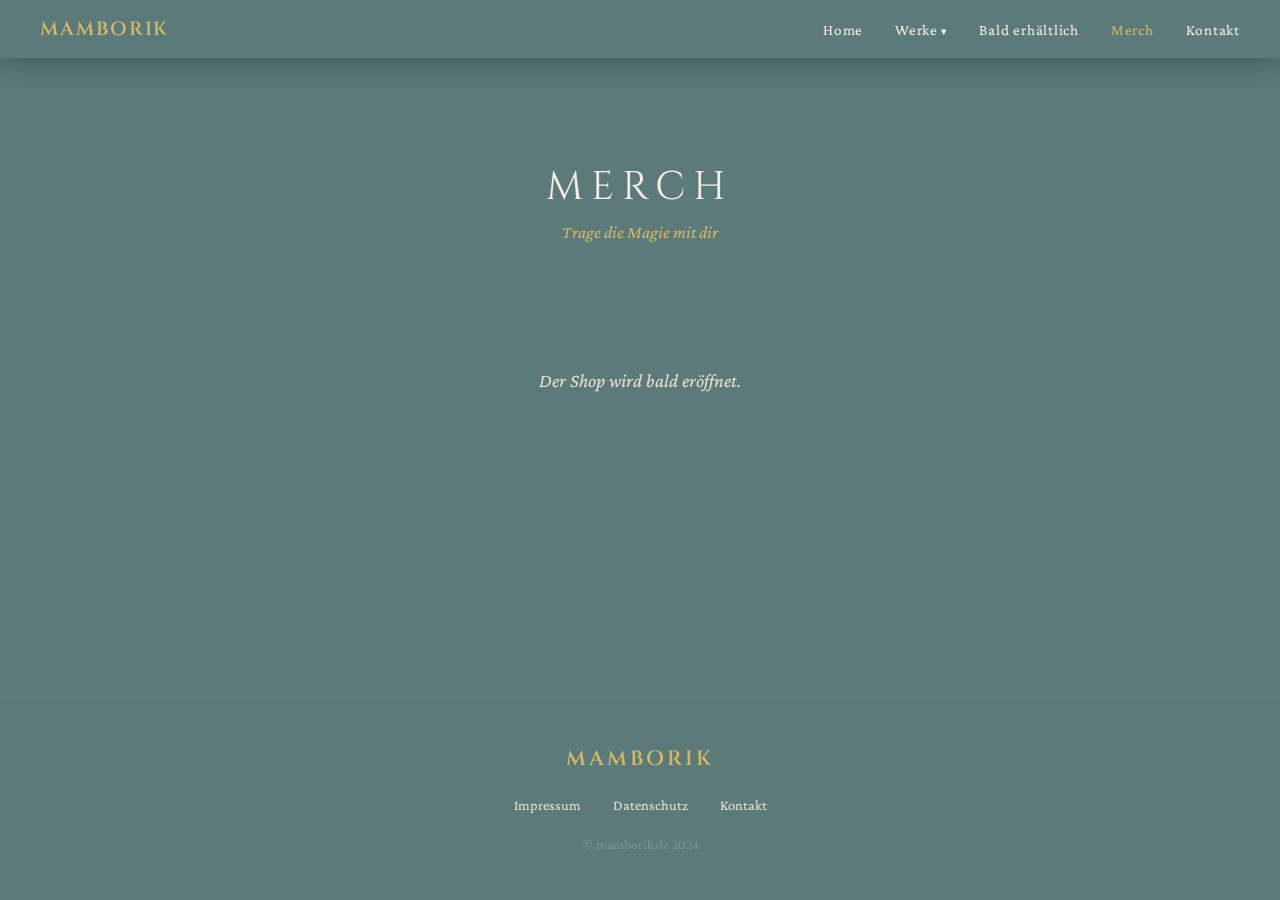
<file: merch.html>
<!DOCTYPE html>
<html lang="de">
<head>
    <meta charset="UTF-8">
    <meta name="viewport" content="width=device-width, initial-scale=1.0">
    <title>Merch – mamborik.de</title>
    <link rel="preconnect" href="https://fonts.googleapis.com">
    <link rel="preconnect" href="https://fonts.gstatic.com" crossorigin>
    <link href="https://fonts.googleapis.com/css2?family=Cinzel:wght@400;600;700&family=Crimson+Pro:ital,wght@0,400;0,500;0,600;1,400&display=swap" rel="stylesheet">
    <link rel="icon" type="image/png" href="images/favicon.png">
    <link rel="stylesheet" href="style.css">
</head>
<body>
    <div class="ocean-bg"></div>
    <header class="scrolled">
        <nav>
            <a href="index.html" class="nav-logo">MAMBORIK</a>
            <ul class="nav-links">
                <li><a href="index.html">Home</a></li>
                <li class="dropdown">
                    <a href="werke.html">Werke</a>
                    <ul class="dropdown-menu">
                        <li class="sub-dropdown">
                            <a href="werke.html#kinderbuecher">Kinderbücher</a>
                            <ul class="dropdown-menu">
                                <li><a href="mary-und-das-lamm.html">Mary und das Lamm</a></li>
                            </ul>
                        </li>
                        <li class="sub-dropdown">
                            <a href="werke.html#kurzgeschichten">Kurzgeschichten</a>
                            <ul class="dropdown-menu">
                                <li><a href="der-soldat.html">Der Soldat</a></li>
                                <li><a href="unbekannt.html">Unbekannt</a></li>
                                <li><a href="mondlicht.html">Mondlicht</a></li>
                            </ul>
                        </li>
                    </ul>
                </li>
                <li><a href="bald-erhaeltlich.html">Bald erhältlich</a></li>
                <li><a href="merch.html" class="active">Merch</a></li>
                <li><a href="kontakt.html">Kontakt</a></li>
            </ul>
            <button class="menu-toggle" aria-label="Menü öffnen"><span></span><span></span><span></span></button>
        </nav>
    </header>
    
    <section class="page-hero">
        <h1>Merch</h1>
        <p class="subtitle">Trage die Magie mit dir</p>
    </section>

    <section style="padding: 4rem 2rem; text-align: center;">
        <p style="color: var(--parchment-dark); font-size: 1.2rem; font-style: italic;">Der Shop wird bald eröffnet.</p>
    </section>

    <footer>
        <div class="footer-logo">MAMBORIK</div>
        <div class="footer-links">
            <a href="impressum.html">Impressum</a>
            <a href="datenschutz.html">Datenschutz</a>
            <a href="kontakt.html">Kontakt</a>
        </div>
        <p class="copyright">© mamborik.de 2024</p>
    </footer>
    <script src="script.js"></script>
</body>
</html>
</file>
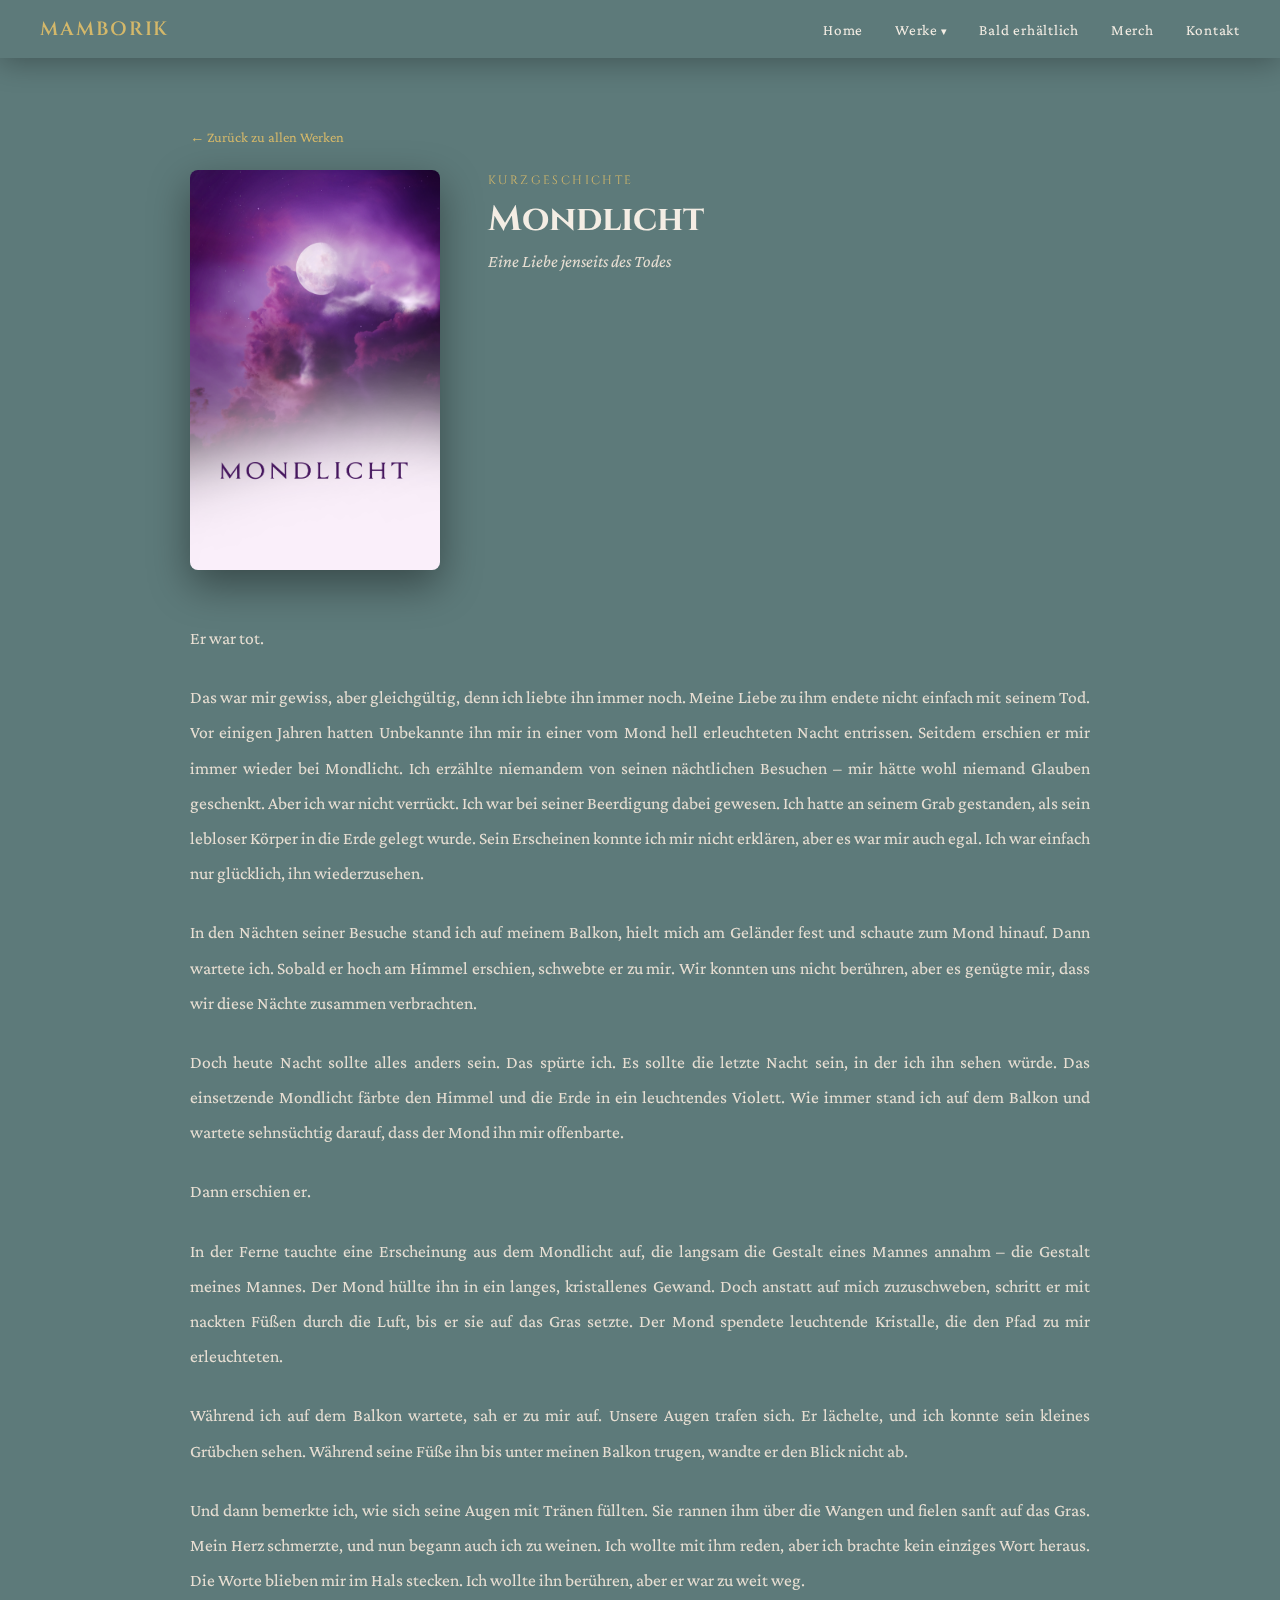
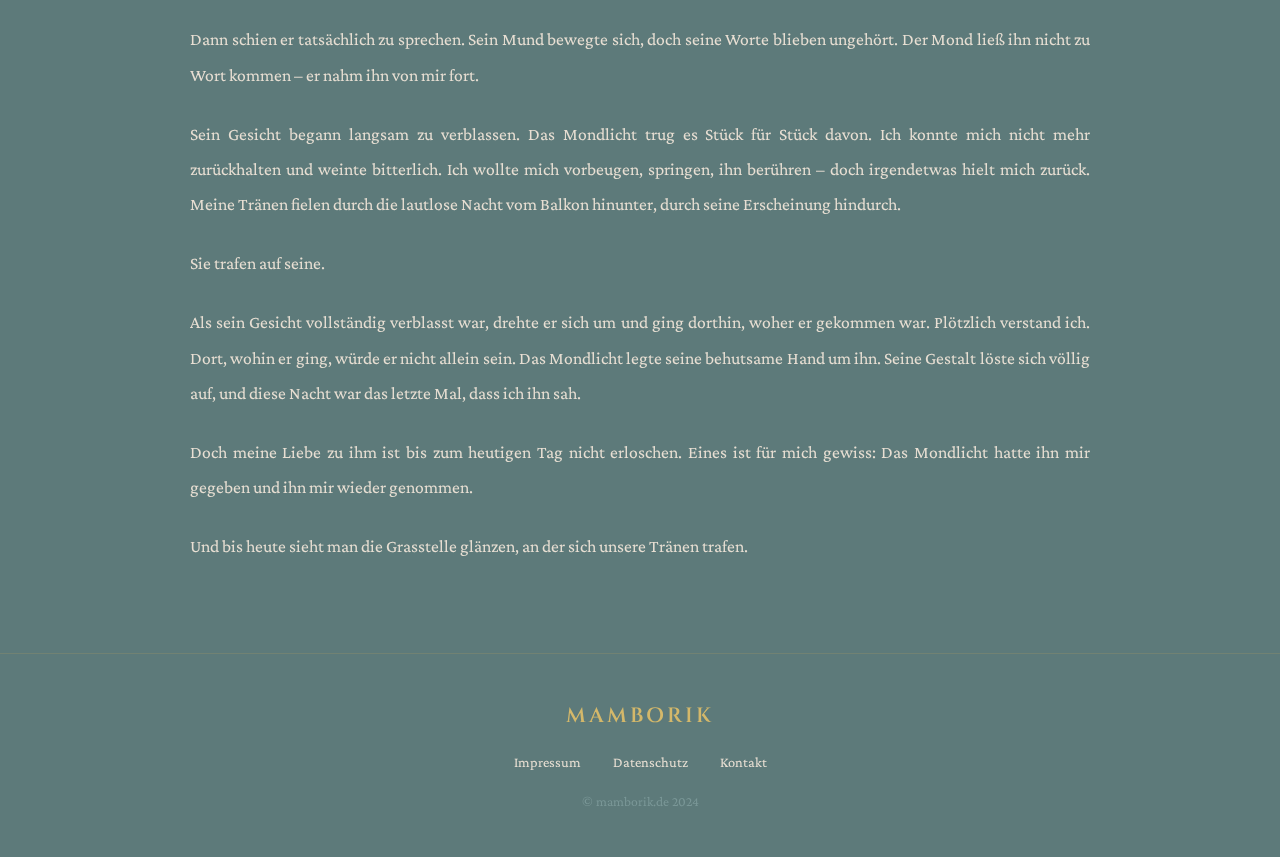
<file: mondlicht.html>
<!DOCTYPE html>
<html lang="de">
<head>
    <meta charset="UTF-8">
    <meta name="viewport" content="width=device-width, initial-scale=1.0">
    <title>Mondlicht – mamborik.de</title>
    <link rel="preconnect" href="https://fonts.googleapis.com">
    <link rel="preconnect" href="https://fonts.gstatic.com" crossorigin>
    <link href="https://fonts.googleapis.com/css2?family=Cinzel:wght@400;600;700&family=Crimson+Pro:ital,wght@0,400;0,500;0,600;1,400&display=swap" rel="stylesheet">
    <link rel="icon" type="image/png" href="images/favicon.png">
    <link rel="stylesheet" href="style.css">
</head>
<body>
    <div class="ocean-bg"></div>
    <header class="scrolled">
        <nav>
            <a href="index.html" class="nav-logo">MAMBORIK</a>
            <ul class="nav-links">
                <li><a href="index.html">Home</a></li>
                <li class="dropdown">
                    <a href="werke.html">Werke</a>
                    <ul class="dropdown-menu">
                        <li class="sub-dropdown">
                            <a href="werke.html#kinderbuecher">Kinderbücher</a>
                            <ul class="dropdown-menu">
                                <li><a href="mary-und-das-lamm.html">Mary und das Lamm</a></li>
                            </ul>
                        </li>
                        <li class="sub-dropdown">
                            <a href="werke.html#kurzgeschichten">Kurzgeschichten</a>
                            <ul class="dropdown-menu">
                                <li><a href="der-soldat.html">Der Soldat</a></li>
                                <li><a href="unbekannt.html">Unbekannt</a></li>
                                <li><a href="mondlicht.html">Mondlicht</a></li>
                            </ul>
                        </li>
                    </ul>
                </li>
                <li><a href="bald-erhaeltlich.html">Bald erhältlich</a></li>
                <li><a href="merch.html">Merch</a></li>
                <li><a href="kontakt.html">Kontakt</a></li>
            </ul>
            <button class="menu-toggle" aria-label="Menü öffnen"><span></span><span></span><span></span></button>
        </nav>
    </header>
    
    <section class="story-detail">
        <div class="story-container">
            <a href="werke.html" class="back-link">← Zurück zu allen Werken</a>
            
            <div class="story-header">
                <div class="story-image"><img src="images/cover_mondlicht_de.png" alt="Mondlicht"></div>
                <div class="story-intro">
                    <span class="category">Kurzgeschichte</span>
                    <h1>Mondlicht</h1>
                    <p class="subtitle">Eine Liebe jenseits des Todes</p>
                </div>
            </div>

            <article class="story-text">
                <p>Er war tot.</p>
                <p>Das war mir gewiss, aber gleichgültig, denn ich liebte ihn immer noch. Meine Liebe zu ihm endete nicht einfach mit seinem Tod. Vor einigen Jahren hatten Unbekannte ihn mir in einer vom Mond hell erleuchteten Nacht entrissen. Seitdem erschien er mir immer wieder bei Mondlicht. Ich erzählte niemandem von seinen nächtlichen Besuchen – mir hätte wohl niemand Glauben geschenkt. Aber ich war nicht verrückt. Ich war bei seiner Beerdigung dabei gewesen. Ich hatte an seinem Grab gestanden, als sein lebloser Körper in die Erde gelegt wurde. Sein Erscheinen konnte ich mir nicht erklären, aber es war mir auch egal. Ich war einfach nur glücklich, ihn wiederzusehen.</p>
                <p>In den Nächten seiner Besuche stand ich auf meinem Balkon, hielt mich am Geländer fest und schaute zum Mond hinauf. Dann wartete ich. Sobald er hoch am Himmel erschien, schwebte er zu mir. Wir konnten uns nicht berühren, aber es genügte mir, dass wir diese Nächte zusammen verbrachten.</p>
                <p>Doch heute Nacht sollte alles anders sein. Das spürte ich. Es sollte die letzte Nacht sein, in der ich ihn sehen würde. Das einsetzende Mondlicht färbte den Himmel und die Erde in ein leuchtendes Violett. Wie immer stand ich auf dem Balkon und wartete sehnsüchtig darauf, dass der Mond ihn mir offenbarte.</p>
                <p>Dann erschien er.</p>
                <p>In der Ferne tauchte eine Erscheinung aus dem Mondlicht auf, die langsam die Gestalt eines Mannes annahm – die Gestalt meines Mannes. Der Mond hüllte ihn in ein langes, kristallenes Gewand. Doch anstatt auf mich zuzuschweben, schritt er mit nackten Füßen durch die Luft, bis er sie auf das Gras setzte. Der Mond spendete leuchtende Kristalle, die den Pfad zu mir erleuchteten.</p>
                <p>Während ich auf dem Balkon wartete, sah er zu mir auf. Unsere Augen trafen sich. Er lächelte, und ich konnte sein kleines Grübchen sehen. Während seine Füße ihn bis unter meinen Balkon trugen, wandte er den Blick nicht ab.</p>
                <p>Und dann bemerkte ich, wie sich seine Augen mit Tränen füllten. Sie rannen ihm über die Wangen und fielen sanft auf das Gras. Mein Herz schmerzte, und nun begann auch ich zu weinen. Ich wollte mit ihm reden, aber ich brachte kein einziges Wort heraus. Die Worte blieben mir im Hals stecken. Ich wollte ihn berühren, aber er war zu weit weg.</p>
                <p>Dann schien er tatsächlich zu sprechen. Sein Mund bewegte sich, doch seine Worte blieben ungehört. Der Mond ließ ihn nicht zu Wort kommen – er nahm ihn von mir fort.</p>
                <p>Sein Gesicht begann langsam zu verblassen. Das Mondlicht trug es Stück für Stück davon. Ich konnte mich nicht mehr zurückhalten und weinte bitterlich. Ich wollte mich vorbeugen, springen, ihn berühren – doch irgendetwas hielt mich zurück. Meine Tränen fielen durch die lautlose Nacht vom Balkon hinunter, durch seine Erscheinung hindurch.</p>
                <p>Sie trafen auf seine.</p>
                <p>Als sein Gesicht vollständig verblasst war, drehte er sich um und ging dorthin, woher er gekommen war. Plötzlich verstand ich. Dort, wohin er ging, würde er nicht allein sein. Das Mondlicht legte seine behutsame Hand um ihn. Seine Gestalt löste sich völlig auf, und diese Nacht war das letzte Mal, dass ich ihn sah.</p>
                <p>Doch meine Liebe zu ihm ist bis zum heutigen Tag nicht erloschen. Eines ist für mich gewiss: Das Mondlicht hatte ihn mir gegeben und ihn mir wieder genommen.</p>
                <p>Und bis heute sieht man die Grasstelle glänzen, an der sich unsere Tränen trafen.</p>
            </article>
        </div>
    </section>

    <footer>
        <div class="footer-logo">MAMBORIK</div>
        <div class="footer-links">
            <a href="impressum.html">Impressum</a>
            <a href="datenschutz.html">Datenschutz</a>
            <a href="kontakt.html">Kontakt</a>
        </div>
        <p class="copyright">© mamborik.de 2024</p>
    </footer>
    <script src="script.js"></script>
</body>
</html>
</file>
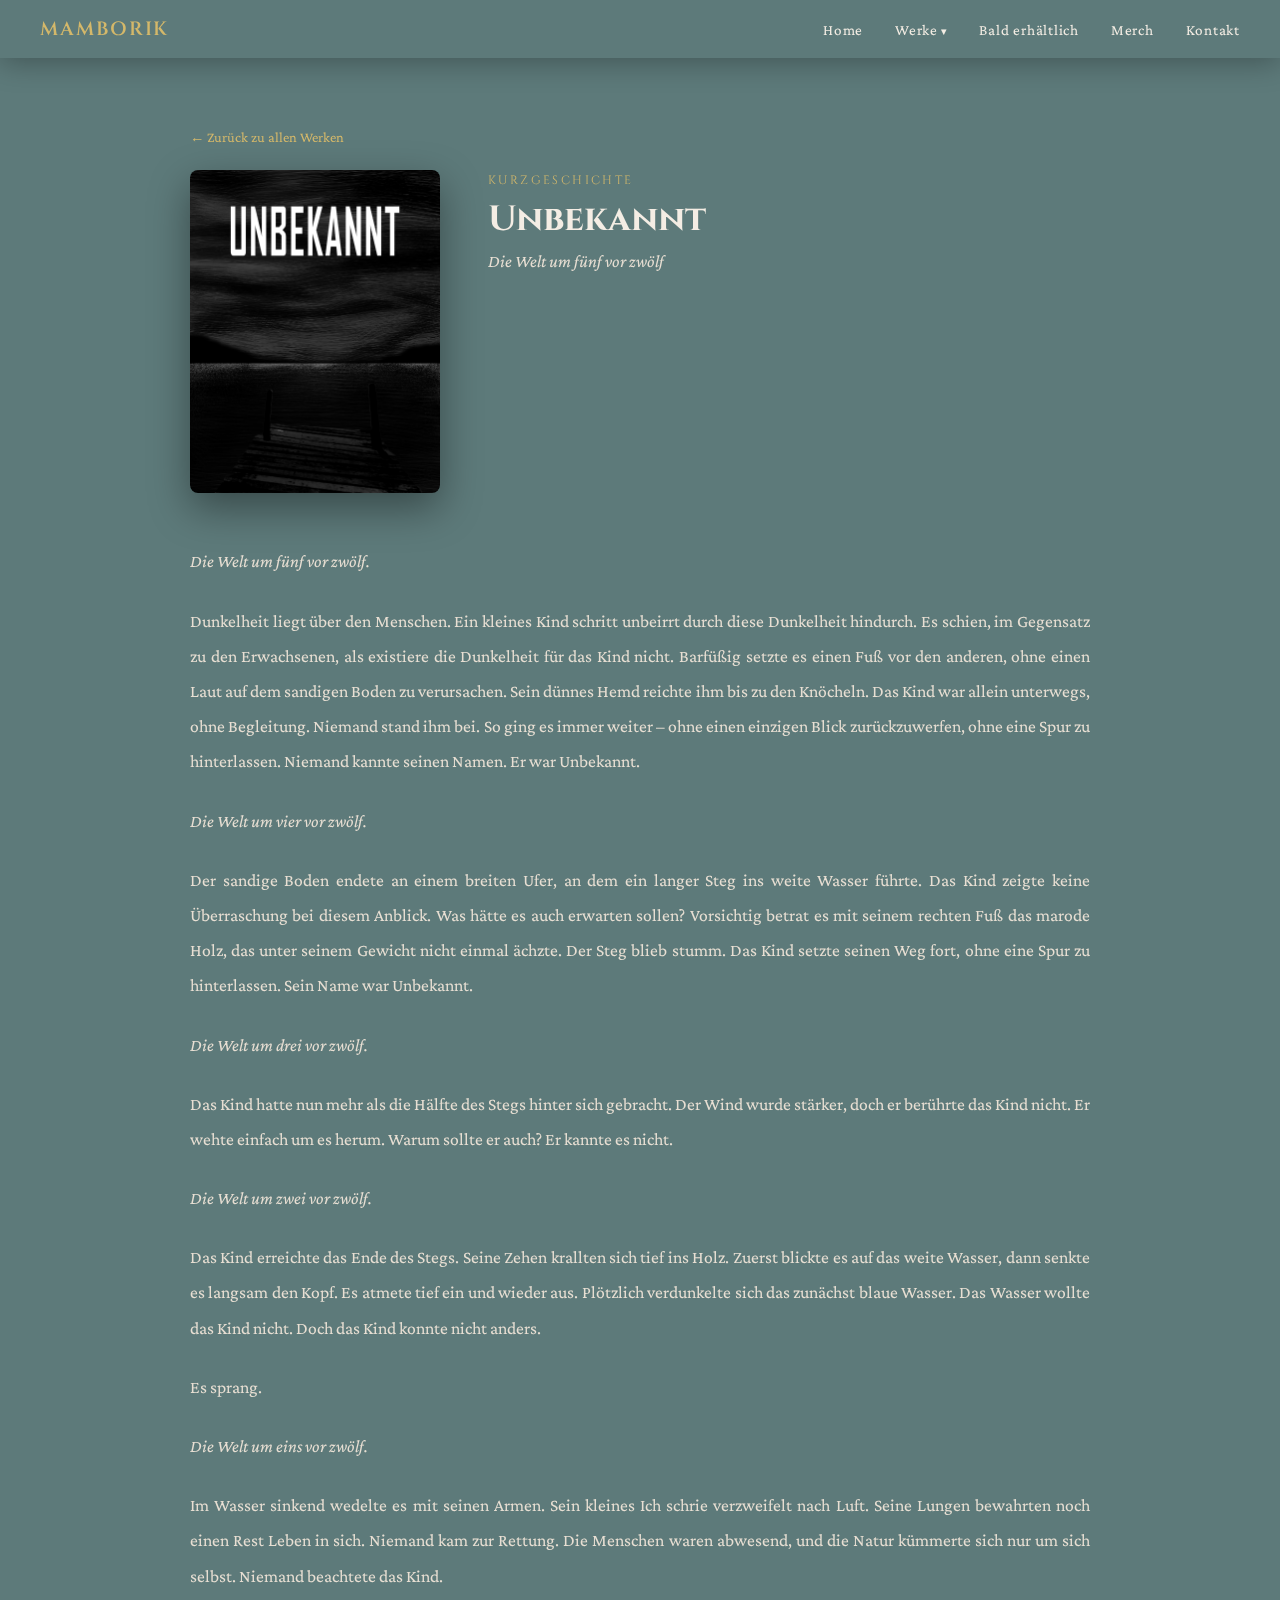
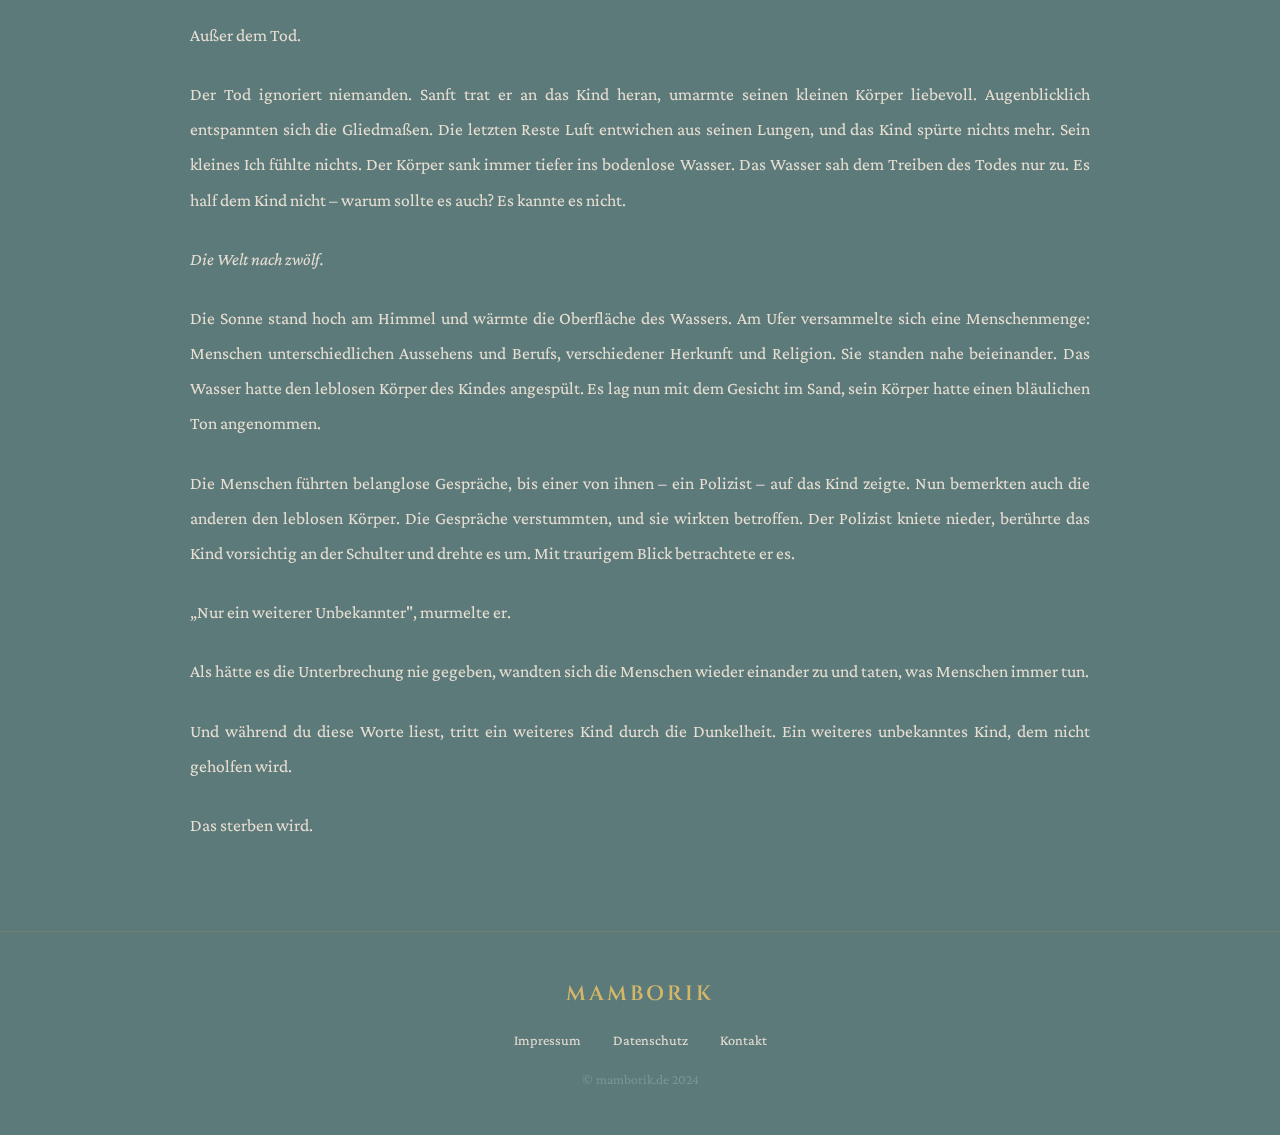
<file: unbekannt.html>
<!DOCTYPE html>
<html lang="de">
<head>
    <meta charset="UTF-8">
    <meta name="viewport" content="width=device-width, initial-scale=1.0">
    <title>Unbekannt – mamborik.de</title>
    <link rel="preconnect" href="https://fonts.googleapis.com">
    <link rel="preconnect" href="https://fonts.gstatic.com" crossorigin>
    <link href="https://fonts.googleapis.com/css2?family=Cinzel:wght@400;600;700&family=Crimson+Pro:ital,wght@0,400;0,500;0,600;1,400&display=swap" rel="stylesheet">
    <link rel="icon" type="image/png" href="images/favicon.png">
    <link rel="stylesheet" href="style.css">
</head>
<body>
    <div class="ocean-bg"></div>
    <header class="scrolled">
        <nav>
            <a href="index.html" class="nav-logo">MAMBORIK</a>
            <ul class="nav-links">
                <li><a href="index.html">Home</a></li>
                <li class="dropdown">
                    <a href="werke.html">Werke</a>
                    <ul class="dropdown-menu">
                        <li class="sub-dropdown">
                            <a href="werke.html#kinderbuecher">Kinderbücher</a>
                            <ul class="dropdown-menu">
                                <li><a href="mary-und-das-lamm.html">Mary und das Lamm</a></li>
                            </ul>
                        </li>
                        <li class="sub-dropdown">
                            <a href="werke.html#kurzgeschichten">Kurzgeschichten</a>
                            <ul class="dropdown-menu">
                                <li><a href="der-soldat.html">Der Soldat</a></li>
                                <li><a href="unbekannt.html">Unbekannt</a></li>
                                <li><a href="mondlicht.html">Mondlicht</a></li>
                            </ul>
                        </li>
                    </ul>
                </li>
                <li><a href="bald-erhaeltlich.html">Bald erhältlich</a></li>
                <li><a href="merch.html">Merch</a></li>
                <li><a href="kontakt.html">Kontakt</a></li>
            </ul>
            <button class="menu-toggle" aria-label="Menü öffnen"><span></span><span></span><span></span></button>
        </nav>
    </header>
    
    <section class="story-detail">
        <div class="story-container">
            <a href="werke.html" class="back-link">← Zurück zu allen Werken</a>
            
            <div class="story-header">
                <div class="story-image"><img src="images/cover_unbenannt_de.png" alt="Unbekannt"></div>
                <div class="story-intro">
                    <span class="category">Kurzgeschichte</span>
                    <h1>Unbekannt</h1>
                    <p class="subtitle">Die Welt um fünf vor zwölf</p>
                </div>
            </div>

            <article class="story-text">
                <p><em>Die Welt um fünf vor zwölf.</em></p>
                <p>Dunkelheit liegt über den Menschen. Ein kleines Kind schritt unbeirrt durch diese Dunkelheit hindurch. Es schien, im Gegensatz zu den Erwachsenen, als existiere die Dunkelheit für das Kind nicht. Barfüßig setzte es einen Fuß vor den anderen, ohne einen Laut auf dem sandigen Boden zu verursachen. Sein dünnes Hemd reichte ihm bis zu den Knöcheln. Das Kind war allein unterwegs, ohne Begleitung. Niemand stand ihm bei. So ging es immer weiter – ohne einen einzigen Blick zurückzuwerfen, ohne eine Spur zu hinterlassen. Niemand kannte seinen Namen. Er war Unbekannt.</p>
                
                <p><em>Die Welt um vier vor zwölf.</em></p>
                <p>Der sandige Boden endete an einem breiten Ufer, an dem ein langer Steg ins weite Wasser führte. Das Kind zeigte keine Überraschung bei diesem Anblick. Was hätte es auch erwarten sollen? Vorsichtig betrat es mit seinem rechten Fuß das marode Holz, das unter seinem Gewicht nicht einmal ächzte. Der Steg blieb stumm. Das Kind setzte seinen Weg fort, ohne eine Spur zu hinterlassen. Sein Name war Unbekannt.</p>
                
                <p><em>Die Welt um drei vor zwölf.</em></p>
                <p>Das Kind hatte nun mehr als die Hälfte des Stegs hinter sich gebracht. Der Wind wurde stärker, doch er berührte das Kind nicht. Er wehte einfach um es herum. Warum sollte er auch? Er kannte es nicht.</p>
                
                <p><em>Die Welt um zwei vor zwölf.</em></p>
                <p>Das Kind erreichte das Ende des Stegs. Seine Zehen krallten sich tief ins Holz. Zuerst blickte es auf das weite Wasser, dann senkte es langsam den Kopf. Es atmete tief ein und wieder aus. Plötzlich verdunkelte sich das zunächst blaue Wasser. Das Wasser wollte das Kind nicht. Doch das Kind konnte nicht anders.</p>
                <p>Es sprang.</p>
                
                <p><em>Die Welt um eins vor zwölf.</em></p>
                <p>Im Wasser sinkend wedelte es mit seinen Armen. Sein kleines Ich schrie verzweifelt nach Luft. Seine Lungen bewahrten noch einen Rest Leben in sich. Niemand kam zur Rettung. Die Menschen waren abwesend, und die Natur kümmerte sich nur um sich selbst. Niemand beachtete das Kind.</p>
                <p>Außer dem Tod.</p>
                <p>Der Tod ignoriert niemanden. Sanft trat er an das Kind heran, umarmte seinen kleinen Körper liebevoll. Augenblicklich entspannten sich die Gliedmaßen. Die letzten Reste Luft entwichen aus seinen Lungen, und das Kind spürte nichts mehr. Sein kleines Ich fühlte nichts. Der Körper sank immer tiefer ins bodenlose Wasser. Das Wasser sah dem Treiben des Todes nur zu. Es half dem Kind nicht – warum sollte es auch? Es kannte es nicht.</p>
                
                <p><em>Die Welt nach zwölf.</em></p>
                <p>Die Sonne stand hoch am Himmel und wärmte die Oberfläche des Wassers. Am Ufer versammelte sich eine Menschenmenge: Menschen unterschiedlichen Aussehens und Berufs, verschiedener Herkunft und Religion. Sie standen nahe beieinander. Das Wasser hatte den leblosen Körper des Kindes angespült. Es lag nun mit dem Gesicht im Sand, sein Körper hatte einen bläulichen Ton angenommen.</p>
                <p>Die Menschen führten belanglose Gespräche, bis einer von ihnen – ein Polizist – auf das Kind zeigte. Nun bemerkten auch die anderen den leblosen Körper. Die Gespräche verstummten, und sie wirkten betroffen. Der Polizist kniete nieder, berührte das Kind vorsichtig an der Schulter und drehte es um. Mit traurigem Blick betrachtete er es.</p>
                <p>„Nur ein weiterer Unbekannter", murmelte er.</p>
                <p>Als hätte es die Unterbrechung nie gegeben, wandten sich die Menschen wieder einander zu und taten, was Menschen immer tun.</p>
                <p>Und während du diese Worte liest, tritt ein weiteres Kind durch die Dunkelheit. Ein weiteres unbekanntes Kind, dem nicht geholfen wird.</p>
                <p>Das sterben wird.</p>
            </article>
        </div>
    </section>

    <footer>
        <div class="footer-logo">MAMBORIK</div>
        <div class="footer-links">
            <a href="impressum.html">Impressum</a>
            <a href="datenschutz.html">Datenschutz</a>
            <a href="kontakt.html">Kontakt</a>
        </div>
        <p class="copyright">© mamborik.de 2024</p>
    </footer>
    <script src="script.js"></script>
</body>
</html>
</file>
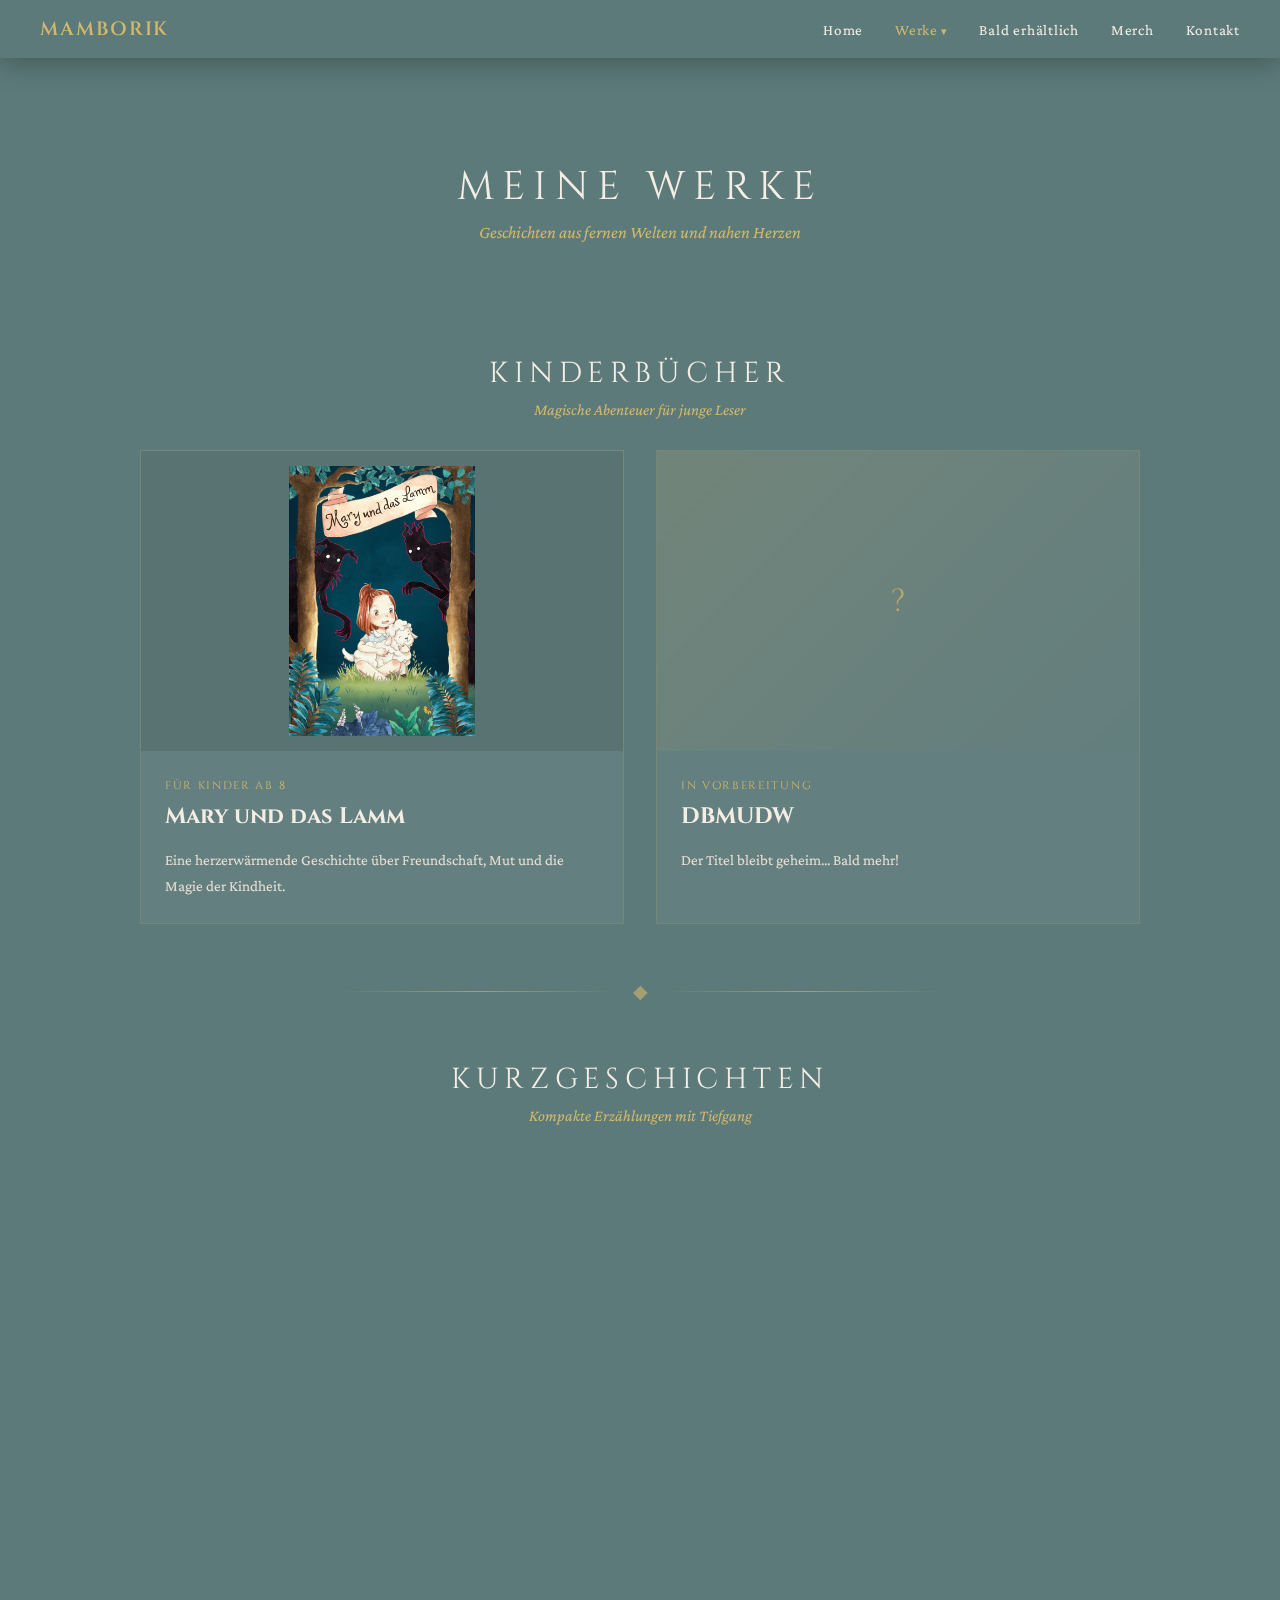
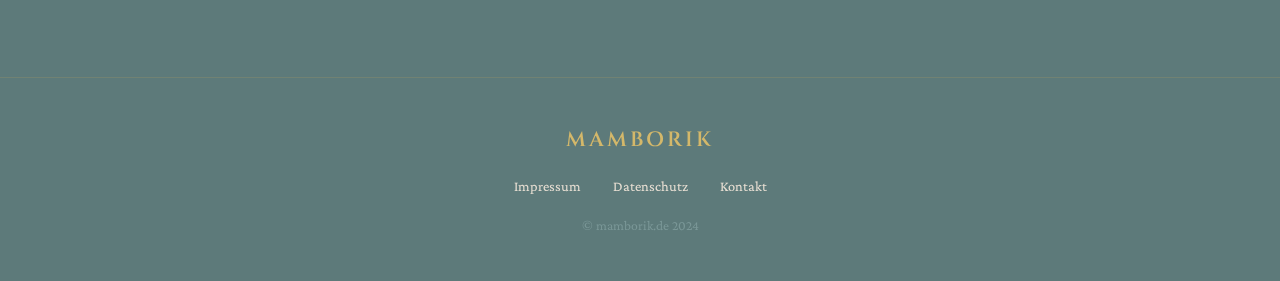
<file: werke.html>
<!DOCTYPE html>
<html lang="de">
<head>
    <meta charset="UTF-8">
    <meta name="viewport" content="width=device-width, initial-scale=1.0">
    <title>Werke – mamborik.de</title>
    <link rel="preconnect" href="https://fonts.googleapis.com">
    <link rel="preconnect" href="https://fonts.gstatic.com" crossorigin>
    <link href="https://fonts.googleapis.com/css2?family=Cinzel:wght@400;600;700&family=Crimson+Pro:ital,wght@0,400;0,500;0,600;1,400&display=swap" rel="stylesheet">
    <link rel="icon" type="image/png" href="images/favicon.png">
    <link rel="stylesheet" href="style.css">
    <style>
        /* Scroll-Offset für Anker */
        #kinderbuecher, #kurzgeschichten, #romane {
            scroll-margin-top: 100px;
        }
    </style>
</head>
<body>
    <div class="ocean-bg"></div>
    <header class="scrolled">
        <nav>
            <a href="index.html" class="nav-logo">MAMBORIK</a>
            <ul class="nav-links">
                <li><a href="index.html">Home</a></li>
                <li class="dropdown">
                    <a href="werke.html" class="active">Werke</a>
                    <ul class="dropdown-menu">
                        <li class="sub-dropdown">
                            <a href="werke.html#kinderbuecher">Kinderbücher</a>
                            <ul class="dropdown-menu">
                                <li><a href="mary-und-das-lamm.html">Mary und das Lamm</a></li>
                            </ul>
                        </li>
                        <li class="sub-dropdown">
                            <a href="werke.html#kurzgeschichten">Kurzgeschichten</a>
                            <ul class="dropdown-menu">
                                <li><a href="der-soldat.html">Der Soldat</a></li>
                                <li><a href="unbekannt.html">Unbekannt</a></li>
                                <li><a href="mondlicht.html">Mondlicht</a></li>
                            </ul>
                        </li>
                    </ul>
                </li>
                <li><a href="bald-erhaeltlich.html">Bald erhältlich</a></li>
                <li><a href="merch.html">Merch</a></li>
                <li><a href="kontakt.html">Kontakt</a></li>
            </ul>
            <button class="menu-toggle" aria-label="Menü öffnen"><span></span><span></span><span></span></button>
        </nav>
    </header>
    
    <section class="page-hero">
        <h1>Meine Werke</h1>
        <p class="subtitle">Geschichten aus fernen Welten und nahen Herzen</p>
    </section>

    <!-- Kinderbücher -->
    <section class="category-section" id="kinderbuecher">
        <div class="section-header">
            <h2>Kinderbücher</h2>
            <p class="subtitle">Magische Abenteuer für junge Leser</p>
        </div>
        <div class="works-grid">
            <a href="mary-und-das-lamm.html" class="work-card">
                <div class="work-image"><img src="images/cover_mary_de.png" alt="Mary und das Lamm"></div>
                <div class="work-info">
                    <span class="work-category">Für Kinder ab 8</span>
                    <h3>Mary und das Lamm</h3>
                    <p>Eine herzerwärmende Geschichte über Freundschaft, Mut und die Magie der Kindheit.</p>
                </div>
            </a>
            <div class="work-card placeholder">
                <div class="work-image" style="background: linear-gradient(135deg, rgba(196,163,90,0.15), rgba(93,122,122,0.2)); display: flex; align-items: center; justify-content: center; min-height: 280px;">
                    <span style="font-family: 'Cinzel', serif; font-size: 2rem; color: var(--gold-accent); opacity: 0.7;">?</span>
                </div>
                <div class="work-info">
                    <span class="work-category">In Vorbereitung</span>
                    <h3>DBMUDW</h3>
                    <p>Der Titel bleibt geheim... Bald mehr!</p>
                </div>
            </div>
        </div>
    </section>

    <div class="divider"><span>◆</span></div>

    <!-- Kurzgeschichten -->
    <section class="category-section" id="kurzgeschichten">
        <div class="section-header">
            <h2>Kurzgeschichten</h2>
            <p class="subtitle">Kompakte Erzählungen mit Tiefgang</p>
        </div>
        <div class="works-grid">
            <a href="der-soldat.html" class="work-card">
                <div class="work-image"><img src="images/cover_soldat_de.png" alt="Der Soldat"></div>
                <div class="work-info">
                    <span class="work-category">Kurzgeschichte</span>
                    <h3>Der Soldat</h3>
                    <p>Über die Abgründe des Krieges – eine bewegende Erzählung.</p>
                </div>
            </a>
            <a href="unbekannt.html" class="work-card">
                <div class="work-image"><img src="images/cover_unbenannt_de.png" alt="Unbekannt"></div>
                <div class="work-info">
                    <span class="work-category">Kurzgeschichte</span>
                    <h3>Unbekannt</h3>
                    <p>Die Welt um fünf vor zwölf – eine Geschichte über das Unsichtbare.</p>
                </div>
            </a>
            <a href="mondlicht.html" class="work-card">
                <div class="work-image"><img src="images/cover_mondlicht_de.png" alt="Mondlicht"></div>
                <div class="work-info">
                    <span class="work-category">Kurzgeschichte</span>
                    <h3>Mondlicht</h3>
                    <p>Eine Liebe jenseits des Todes.</p>
                </div>
            </a>
        </div>
    </section>

    <footer>
        <div class="footer-logo">MAMBORIK</div>
        <div class="footer-links">
            <a href="impressum.html">Impressum</a>
            <a href="datenschutz.html">Datenschutz</a>
            <a href="kontakt.html">Kontakt</a>
        </div>
        <p class="copyright">© mamborik.de 2024</p>
    </footer>
    <script src="script.js"></script>
</body>
</html>
</file>
<file: style.css>
:root {
    --ocean-deep: #5D7A7A;
    --ocean-mid: #6A8787;
    --ocean-light: #7A9797;
    --parchment: #F4EDE4;
    --parchment-dark: #E8DFD3;
    --gold-accent: #D4B86A;
    --volcanic-orange: #D4713A;
}
* { margin: 0; padding: 0; box-sizing: border-box; }
html { scroll-behavior: smooth; }
body { font-family: 'Crimson Pro', Georgia, serif; background: var(--ocean-deep); color: var(--parchment); overflow-x: hidden; min-height: 100vh; display: flex; flex-direction: column; }
.ocean-bg { position: fixed; top: 0; left: 0; width: 100%; height: 100%; background: #5D7A7A; z-index: 0; }

header { position: fixed; top: 0; left: 0; right: 0; z-index: 100; padding: 1rem 2rem; transition: all 0.4s ease; }
header.scrolled { background: rgba(93, 122, 122, 0.95); backdrop-filter: blur(10px); box-shadow: 0 4px 30px rgba(0, 0, 0, 0.3); }
nav { max-width: 1200px; margin: 0 auto; display: flex; justify-content: space-between; align-items: center; }
.nav-logo { font-family: 'Cinzel', serif; font-size: 1.2rem; font-weight: 600; color: var(--gold-accent); text-decoration: none; letter-spacing: 0.1em; }
.nav-links { display: flex; gap: 2rem; list-style: none; }
.nav-links > li { position: relative; }
.nav-links a { text-decoration: none; color: var(--parchment); font-size: 0.95rem; letter-spacing: 0.05em; padding: 0.5rem 0; transition: color 0.3s ease; }
.nav-links a:hover, .nav-links a.active { color: var(--gold-accent); }

/* Dropdown */
.nav-links .dropdown > a::after { content: ' ▾'; font-size: 0.7rem; }
.nav-links .dropdown-menu { position: absolute; top: 100%; left: 0; background: rgba(93, 122, 122, 0.98); backdrop-filter: blur(10px); min-width: 200px; padding: 0.5rem 0; opacity: 0; visibility: hidden; transform: translateY(10px); transition: all 0.3s ease; box-shadow: 0 10px 30px rgba(0,0,0,0.3); border: 1px solid rgba(196, 163, 90, 0.2); }
.nav-links .dropdown:hover .dropdown-menu { opacity: 1; visibility: visible; transform: translateY(0); }
.nav-links .dropdown-menu li { list-style: none; }
.nav-links .dropdown-menu a { display: block; padding: 0.6rem 1.2rem; font-size: 0.9rem; }
.nav-links .dropdown-menu a:hover { background: rgba(196, 163, 90, 0.1); }
.nav-links .sub-dropdown { position: relative; }
.nav-links .sub-dropdown > a::after { content: ' ›'; }
.nav-links .sub-dropdown .dropdown-menu { left: 100%; top: 0; opacity: 0; visibility: hidden; }
.nav-links .sub-dropdown:hover > .dropdown-menu { opacity: 1; visibility: visible; }

.hero { position: relative; min-height: 100vh; display: flex; flex-direction: column; align-items: center; justify-content: center; padding: 6rem 2rem; z-index: 2; }
.hero-logo { width: 90%; max-width: 900px; margin-bottom: 2rem; animation: fadeIn 1.5s ease forwards; filter: drop-shadow(0 10px 30px rgba(0, 0, 0, 0.4)); }
.hero-logo img { width: 100%; height: auto; }
@keyframes fadeIn { from { opacity: 0; transform: translateY(20px); } to { opacity: 1; transform: translateY(0); } }
.hero-tagline { text-align: center; animation: fadeIn 1.5s ease 0.3s forwards; opacity: 0; }
.hero-tagline h1 { font-family: 'Cinzel', serif; font-size: clamp(1.2rem, 3vw, 1.8rem); font-weight: 400; letter-spacing: 0.3em; color: var(--parchment); margin-bottom: 0.5rem; text-transform: uppercase; }
.hero-tagline p { font-size: 1.1rem; font-style: italic; color: var(--gold-accent); letter-spacing: 0.1em; }
.scroll-hint { position: absolute; bottom: 2rem; left: 50%; transform: translateX(-50%); display: flex; flex-direction: column; align-items: center; gap: 0.5rem; animation: fadeIn 1s ease 1s forwards, float 3s ease-in-out infinite 2s; opacity: 0; }
.scroll-hint span { font-family: 'Cinzel', serif; font-size: 0.7rem; letter-spacing: 0.3em; color: var(--parchment-dark); }
.scroll-hint .arrow { width: 20px; height: 20px; border-right: 2px solid var(--gold-accent); border-bottom: 2px solid var(--gold-accent); transform: rotate(45deg); }
@keyframes float { 0%, 100% { transform: translateX(-50%) translateY(0); } 50% { transform: translateX(-50%) translateY(8px); } }

.page-hero { position: relative; z-index: 2; padding: 10rem 2rem 4rem; text-align: center; }
.page-hero h1 { font-family: 'Cinzel', serif; font-size: 2.5rem; font-weight: 400; letter-spacing: 0.2em; color: var(--parchment); text-transform: uppercase; margin-bottom: 0.5rem; }
.page-hero .subtitle { font-style: italic; color: var(--gold-accent); font-size: 1.1rem; }

.divider { width: 100%; max-width: 600px; margin: 0 auto; height: 40px; display: flex; align-items: center; justify-content: center; gap: 1rem; opacity: 0.6; position: relative; z-index: 2; }
.divider::before, .divider::after { content: ''; flex: 1; height: 1px; background: linear-gradient(90deg, transparent, var(--gold-accent), transparent); }
.divider span { color: var(--gold-accent); font-size: 1.2rem; }

section { position: relative; z-index: 2; padding: 4rem 2rem; }
.section-header { text-align: center; margin-bottom: 3rem; }
.section-header h2 { font-family: 'Cinzel', serif; font-size: 1.8rem; font-weight: 400; letter-spacing: 0.2em; color: var(--parchment); text-transform: uppercase; }
.section-header .subtitle { font-style: italic; color: var(--gold-accent); margin-top: 0.5rem; }

.works-grid { max-width: 1000px; margin: 0 auto; display: grid; grid-template-columns: repeat(auto-fit, minmax(300px, 1fr)); gap: 2rem; }
.work-card { display: block; background: rgba(244, 237, 228, 0.05); border: 1px solid rgba(196, 163, 90, 0.2); text-decoration: none; color: inherit; transition: all 0.4s ease; overflow: hidden; }
.work-card:hover { border-color: var(--gold-accent); transform: translateY(-5px); box-shadow: 0 15px 40px rgba(0, 0, 0, 0.3); }
.work-image { height: 300px; overflow: hidden; display: flex; align-items: center; justify-content: center; background: rgba(0,0,0,0.1); }
.work-image img { max-width: 90%; max-height: 90%; object-fit: contain; transition: transform 0.4s ease; }
.work-card:hover .work-image img { transform: scale(1.05); }
.work-info { padding: 1.5rem; }
.work-category { font-family: 'Cinzel', serif; font-size: 0.7rem; letter-spacing: 0.15em; color: var(--gold-accent); text-transform: uppercase; }
.work-info h3 { font-family: 'Cinzel', serif; font-size: 1.4rem; color: var(--parchment); margin: 0.5rem 0 1rem; }
.work-info p { font-size: 0.95rem; color: var(--parchment-dark); line-height: 1.7; }

.book-detail { padding: 8rem 2rem 4rem; }
.book-detail-container { max-width: 1100px; margin: 0 auto; display: grid; grid-template-columns: 1fr 1.3fr; gap: 4rem; align-items: start; }
.back-link { display: inline-block; color: var(--gold-accent); text-decoration: none; font-size: 0.9rem; margin-bottom: 1.5rem; transition: opacity 0.3s; }
.back-link:hover { opacity: 0.7; }
.book-frame { position: relative; max-width: 320px; margin: 0 auto; padding: 15px; background: linear-gradient(135deg, var(--gold-accent), #A08040, var(--gold-accent)); border-radius: 8px; box-shadow: 0 20px 60px rgba(0, 0, 0, 0.5); }
.book-frame img { width: 100%; border-radius: 4px; display: block; }
.book-badge { position: absolute; top: -15px; right: -15px; width: 70px; height: 70px; background: var(--volcanic-orange); border-radius: 50%; display: flex; align-items: center; justify-content: center; text-align: center; font-family: 'Cinzel', serif; font-size: 0.65rem; font-weight: 600; color: white; line-height: 1.2; box-shadow: 0 4px 15px rgba(212, 113, 58, 0.5); transform: rotate(12deg); }
.book-info .category { display: inline-block; font-family: 'Cinzel', serif; font-size: 0.75rem; letter-spacing: 0.2em; color: var(--gold-accent); text-transform: uppercase; margin-bottom: 1rem; padding-bottom: 0.5rem; border-bottom: 1px solid rgba(196, 163, 90, 0.3); }
.book-info h1 { font-family: 'Cinzel', serif; font-size: 2.2rem; font-weight: 600; color: var(--parchment); margin-bottom: 1.5rem; line-height: 1.3; }
.book-info .description { font-size: 1.1rem; line-height: 1.9; color: var(--parchment-dark); margin-bottom: 1.5rem; }
.book-info .tagline { font-style: italic; padding-left: 1.5rem; border-left: 3px solid var(--gold-accent); margin-bottom: 2rem; color: var(--parchment); line-height: 1.7; }
.book-info .inspired { font-size: 0.95rem; color: var(--ocean-light); margin-bottom: 2rem; font-style: italic; }
.cta-button { display: inline-flex; align-items: center; gap: 0.75rem; background: transparent; color: var(--gold-accent); padding: 1rem 2rem; border: 2px solid var(--gold-accent); text-decoration: none; font-family: 'Cinzel', serif; font-size: 0.9rem; letter-spacing: 0.15em; text-transform: uppercase; transition: all 0.4s ease; }
.cta-button:hover { background: var(--gold-accent); color: var(--ocean-deep); box-shadow: 0 0 30px rgba(196, 163, 90, 0.3); }
.cta-button.secondary { border-color: var(--parchment-dark); color: var(--parchment-dark); }
.cta-button.secondary:hover { background: var(--parchment-dark); color: var(--ocean-deep); }
.cta-button svg { width: 18px; height: 18px; transition: transform 0.3s ease; }
.cta-button:hover svg { transform: translateX(5px); }
.buy-buttons { display: flex; flex-wrap: wrap; gap: 1rem; margin-top: 1rem; }
.buy-buttons .cta-button { flex: 1; min-width: 200px; justify-content: center; }

.characters { padding: 4rem 2rem; background: linear-gradient(180deg, transparent, rgba(0, 0, 0, 0.15), transparent); }
.characters-grid { max-width: 900px; margin: 0 auto; display: grid; grid-template-columns: repeat(4, 1fr); gap: 2rem; }
.character-card { text-align: center; }
.character-card img { width: 100%; max-width: 150px; height: auto; border-radius: 50%; border: 3px solid var(--gold-accent); margin-bottom: 1rem; transition: transform 0.3s ease; }
.character-card:hover img { transform: scale(1.05); box-shadow: 0 8px 30px rgba(196, 163, 90, 0.3); }
.character-card h4 { font-family: 'Cinzel', serif; font-size: 1.1rem; color: var(--parchment); letter-spacing: 0.1em; }

.story-detail { padding: 8rem 2rem 4rem; }
.story-container { max-width: 900px; margin: 0 auto; }
.story-header { display: grid; grid-template-columns: 250px 1fr; gap: 3rem; align-items: start; margin-bottom: 3rem; }
.story-image img { width: 100%; border-radius: 8px; box-shadow: 0 15px 40px rgba(0, 0, 0, 0.4); }
.story-intro .category { display: inline-block; font-family: 'Cinzel', serif; font-size: 0.75rem; letter-spacing: 0.2em; color: var(--gold-accent); text-transform: uppercase; margin-bottom: 0.5rem; }
.story-intro h1 { font-family: 'Cinzel', serif; font-size: 2.2rem; color: var(--parchment); margin-bottom: 0.5rem; }
.story-intro .subtitle { font-style: italic; color: var(--parchment-dark); font-size: 1.1rem; }
.story-text { font-size: 1.1rem; line-height: 2; color: var(--parchment-dark); }
.story-text p { margin-bottom: 1.5rem; text-align: justify; }

.coming-soon { padding: 5rem 2rem; background: linear-gradient(180deg, transparent, rgba(0, 0, 0, 0.1), transparent); }
.coming-soon-card { max-width: 700px; margin: 0 auto; border: 1px solid rgba(196, 163, 90, 0.3); padding: 4rem 3rem; text-align: center; position: relative; }
.coming-soon-card::before, .coming-soon-card::after { content: '◆'; position: absolute; font-size: 1rem; color: var(--gold-accent); }
.coming-soon-card::before { top: 1.5rem; left: 50%; transform: translateX(-50%); }
.coming-soon-card::after { bottom: 1.5rem; left: 50%; transform: translateX(-50%); }
.coming-soon-card h3 { font-family: 'Cinzel', serif; font-size: 1.5rem; font-weight: 400; letter-spacing: 0.15em; color: var(--parchment); margin-bottom: 1rem; text-transform: uppercase; }
.coming-soon-card p { color: var(--parchment-dark); line-height: 1.8; font-style: italic; }

.contact { padding: 5rem 2rem; }
.contact-container { max-width: 600px; margin: 0 auto; text-align: center; }
.contact-email { font-family: 'Cinzel', serif; font-size: 1.3rem; margin-bottom: 2.5rem; }
.contact-email a { color: var(--gold-accent); text-decoration: none; border-bottom: 1px solid transparent; transition: border-color 0.3s ease; }
.contact-email a:hover { border-color: var(--gold-accent); }
.social-links { display: flex; justify-content: center; gap: 1.5rem; flex-wrap: wrap; }
.social-links a { width: 50px; height: 50px; border: 2px solid rgba(196, 163, 90, 0.3); border-radius: 50%; display: flex; align-items: center; justify-content: center; transition: all 0.3s ease; }
.social-links a:hover { border-color: var(--gold-accent); background: rgba(196, 163, 90, 0.1); transform: translateY(-3px); }
.social-links svg { width: 24px; height: 24px; fill: var(--parchment); transition: fill 0.3s ease; }
.social-links a:hover svg { fill: var(--gold-accent); }

.legal-section { padding: 8rem 2rem 4rem; }
.legal-container { max-width: 800px; margin: 0 auto; }
.legal-container h1 { font-family: 'Cinzel', serif; font-size: 2.2rem; color: var(--parchment); margin-bottom: 2rem; letter-spacing: 0.15em; text-align: center; }
.legal-container h2 { font-family: 'Cinzel', serif; font-size: 1.3rem; color: var(--parchment); margin: 2rem 0 1rem; }
.legal-container h3 { font-family: 'Cinzel', serif; font-size: 1.1rem; color: var(--gold-accent); margin: 1.5rem 0 0.75rem; }
.legal-container p { color: var(--parchment-dark); line-height: 1.8; margin-bottom: 1rem; }
.legal-container a { color: var(--gold-accent); }

footer { position: relative; z-index: 2; padding: 3rem 2rem; border-top: 1px solid rgba(196, 163, 90, 0.2); text-align: center; margin-top: auto; }
.footer-logo { font-family: 'Cinzel', serif; font-size: 1.3rem; font-weight: 600; color: var(--gold-accent); letter-spacing: 0.15em; margin-bottom: 1.5rem; }
.footer-links { display: flex; justify-content: center; gap: 2rem; margin-bottom: 1.5rem; flex-wrap: wrap; }
.footer-links a { color: var(--parchment-dark); text-decoration: none; font-size: 0.9rem; transition: color 0.3s ease; }
.footer-links a:hover { color: var(--gold-accent); }
.copyright { font-size: 0.85rem; color: var(--ocean-light); }

.menu-toggle { display: none; background: none; border: none; cursor: pointer; padding: 0.5rem; }
.menu-toggle span { display: block; width: 25px; height: 2px; background: var(--gold-accent); margin: 5px 0; transition: all 0.3s ease; }

@media (max-width: 900px) {
    .book-detail-container { grid-template-columns: 1fr; text-align: center; gap: 3rem; }
    .book-frame { max-width: 280px; }
    .book-info .tagline { text-align: left; }
    .characters-grid { grid-template-columns: repeat(2, 1fr); }
    .story-header { grid-template-columns: 1fr; text-align: center; }
    .story-image { max-width: 220px; margin: 0 auto; }
}
@media (max-width: 768px) {
    .menu-toggle { display: block; }
    .nav-links { position: fixed; top: 0; right: -100%; width: 75%; height: 100vh; background: rgba(93, 122, 122, 0.98); flex-direction: column; padding: 5rem 2rem; transition: right 0.4s ease; box-shadow: -10px 0 30px rgba(0,0,0,0.3); }
    .nav-links.active { right: 0; }
    .hero-logo { width: 95%; }
    .hero-tagline h1 { letter-spacing: 0.15em; }
    .characters-grid { grid-template-columns: repeat(2, 1fr); gap: 1.5rem; }
    .works-grid { grid-template-columns: 1fr; }
}

/* Category Sections */
.category-section { padding: 3rem 2rem; }
.category-section .section-header { margin-bottom: 2rem; }
.category-section .works-grid { max-width: 1000px; margin: 0 auto; }
.work-card.placeholder { pointer-events: none; opacity: 0.7; }
.work-card.placeholder:hover { transform: none; box-shadow: none; border-color: rgba(196, 163, 90, 0.2); }

/* Pop-up Overlay */
.popup-overlay { position: fixed !important; bottom: 2rem !important; left: 2rem !important; z-index: 99999 !important; opacity: 0; visibility: hidden; transform: translateY(20px); transition: all 0.4s ease; pointer-events: none; }
.popup-overlay.active { opacity: 1 !important; visibility: visible !important; transform: translateY(0); pointer-events: auto; }
.popup-container { background: rgba(93, 122, 122, 0.98); backdrop-filter: blur(10px); border: 1px solid rgba(196, 163, 90, 0.3); border-radius: 12px; padding: 1rem; display: flex; gap: 1rem; align-items: center; max-width: 380px; box-shadow: 0 10px 40px rgba(0, 0, 0, 0.4); }
.popup-close { position: absolute; top: -8px; right: -8px; width: 24px; height: 24px; background: var(--ocean-deep); border: 1px solid rgba(196, 163, 90, 0.3); border-radius: 50%; color: var(--parchment); font-size: 1rem; cursor: pointer; display: flex; align-items: center; justify-content: center; transition: all 0.3s; line-height: 1; }
.popup-close:hover { background: var(--gold-accent); color: var(--ocean-deep); }
.popup-image { flex-shrink: 0; width: 80px; }
.popup-image img { width: 100%; border-radius: 6px; box-shadow: 0 4px 15px rgba(0, 0, 0, 0.3); }
.popup-badge { display: none; }
.popup-content { flex: 1; }
.popup-text h3 { font-family: 'Cinzel', serif; font-size: 1rem; color: var(--parchment); margin-bottom: 0.25rem; }
.popup-text p { font-size: 0.8rem; color: var(--parchment-dark); margin-bottom: 0.75rem; }
.popup-cta { display: none; }
.popup-btn { display: inline-block; font-family: 'Cinzel', serif; font-size: 0.7rem; color: var(--gold-accent); text-decoration: none; letter-spacing: 0.1em; transition: color 0.3s; }
.popup-btn:hover { color: var(--parchment); }
</file>
